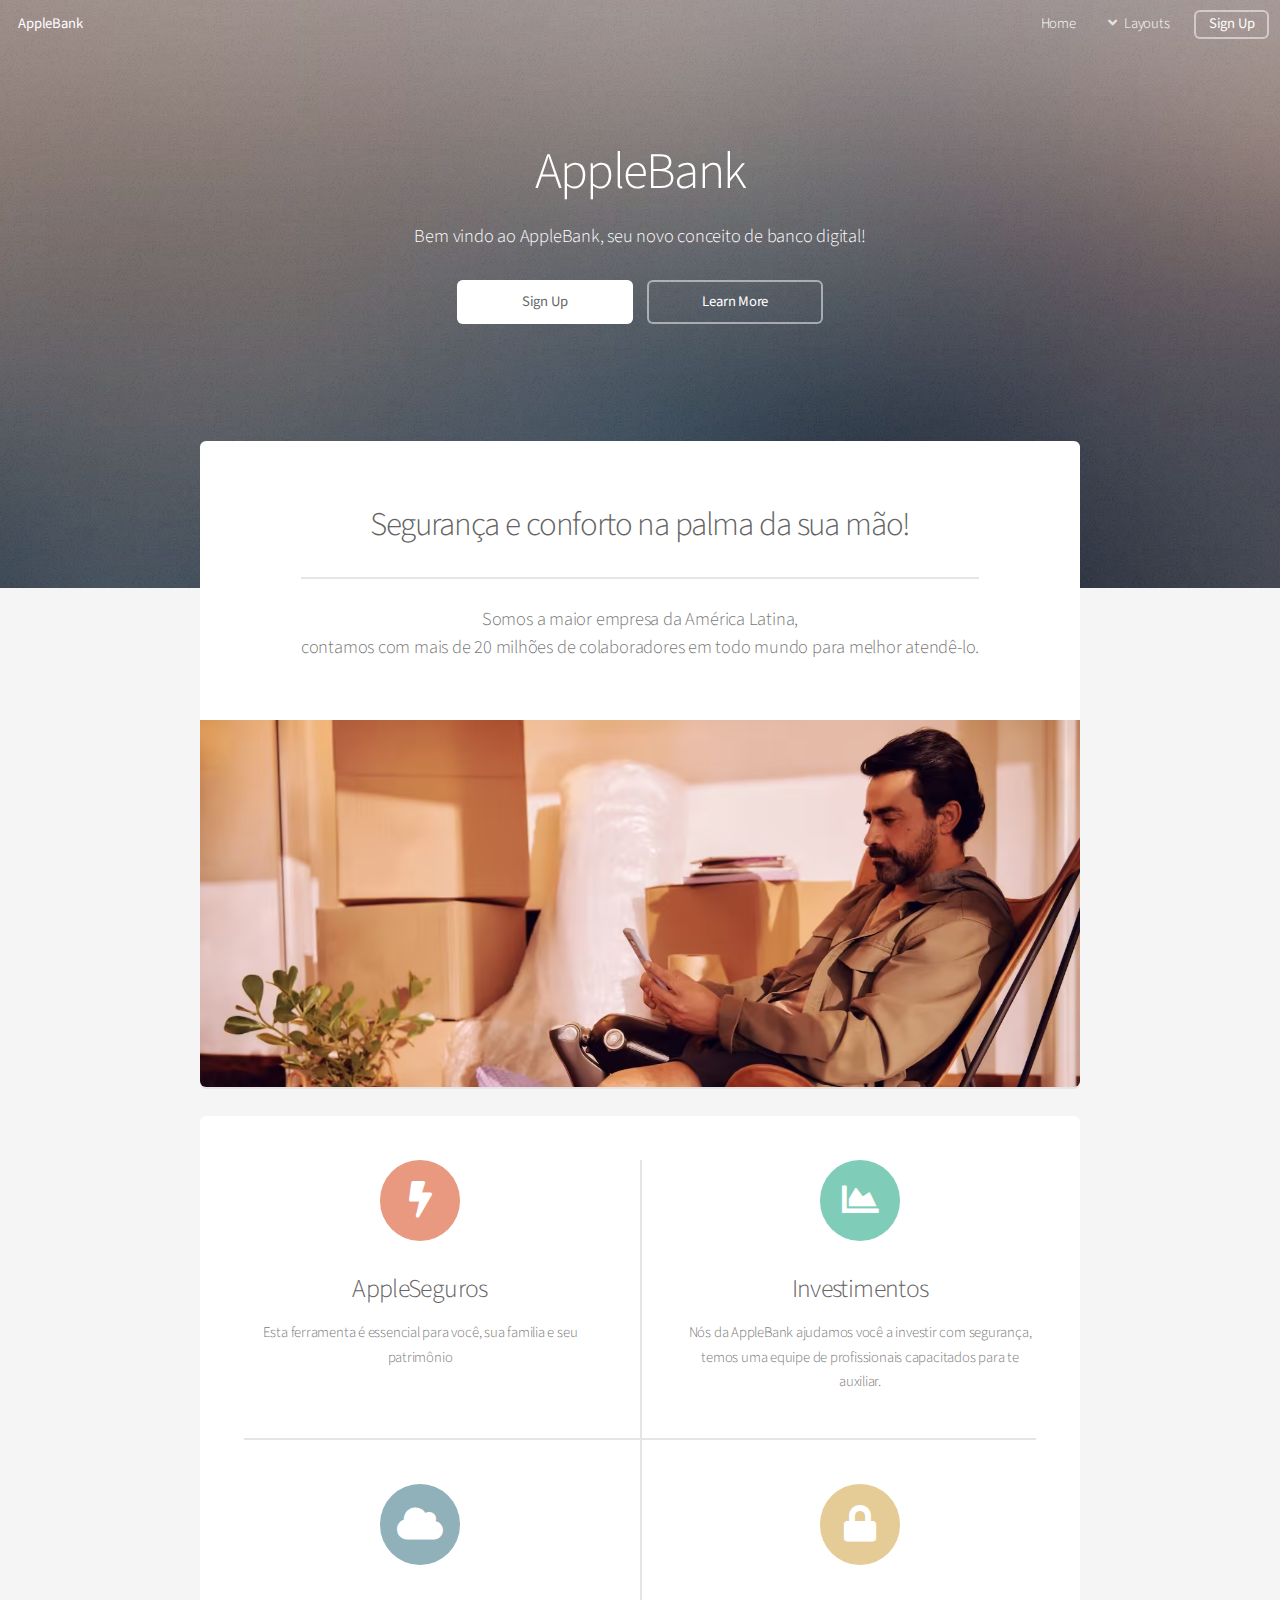
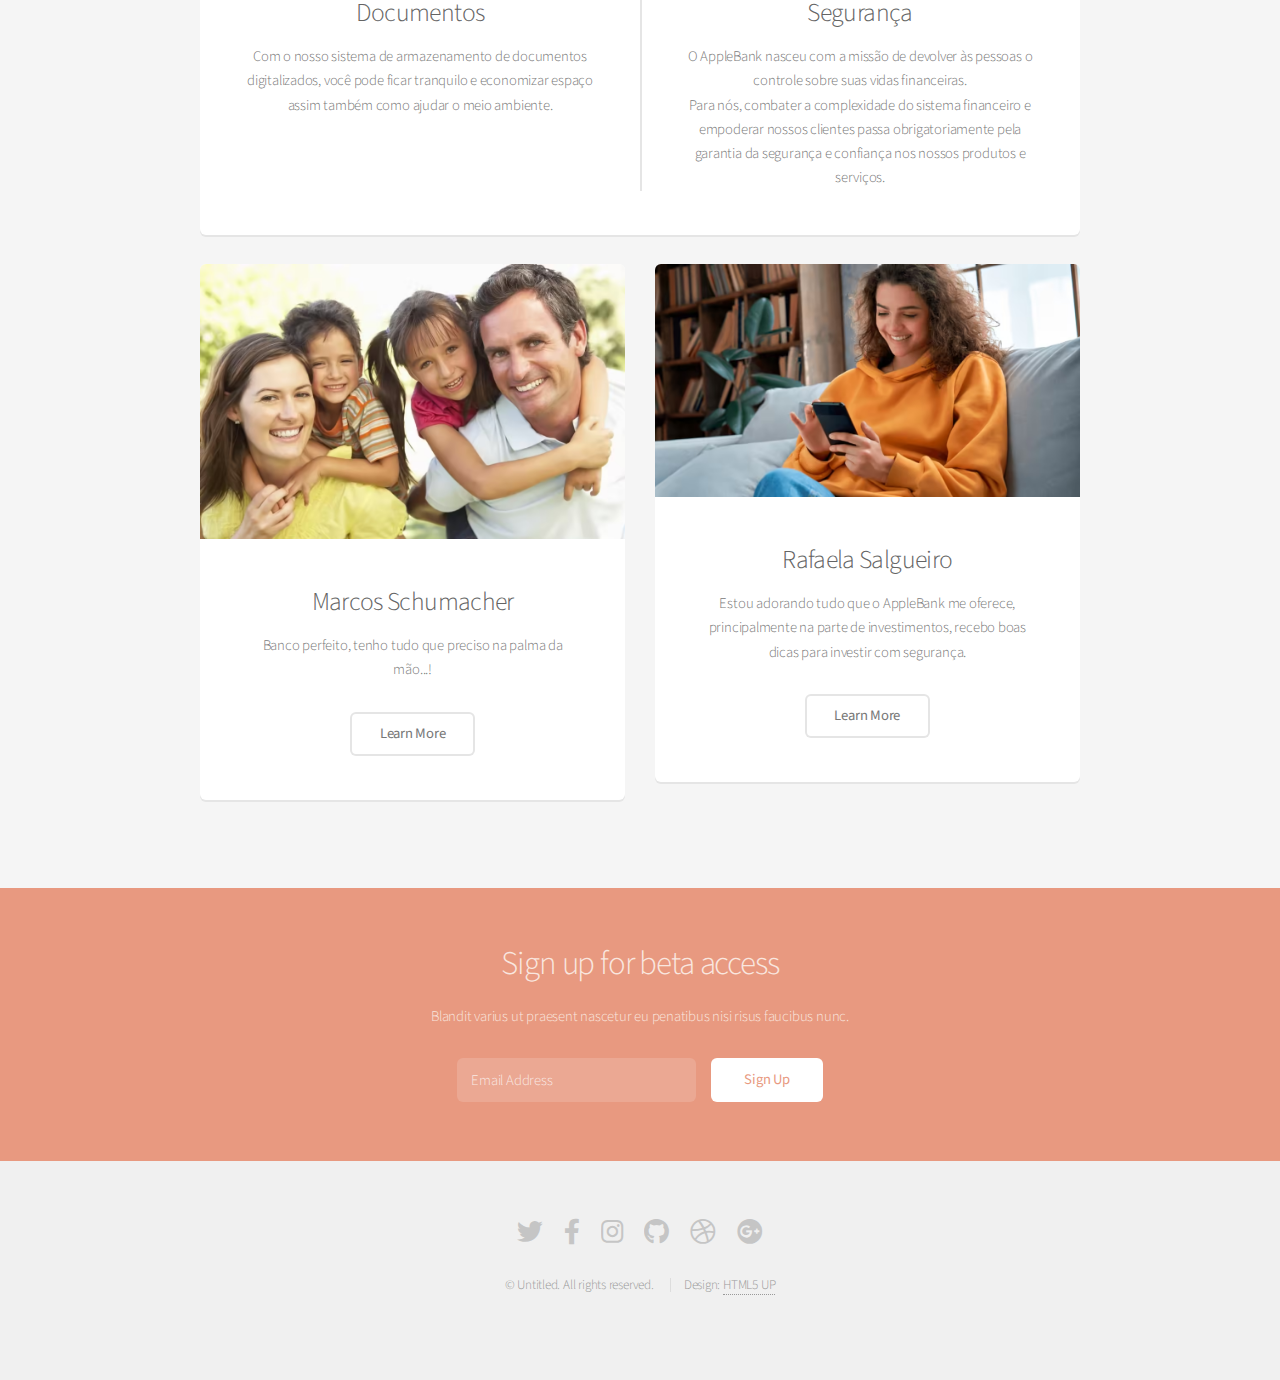
<file: index.html>
<!DOCTYPE HTML>
<!--
	Alpha by HTML5 UP
	html5up.net | @ajlkn
	Free for personal and commercial use under the CCA 3.0 license (html5up.net/license)
-->
<html lang="pt-br">

<head>
	<title>AppleBank</title>
	<meta name="mobile-web-app-capable" content="yes">
	<meta name="msapplication-TileImage" content="assets/img/favicon1.png">
	<meta name="msapplication-TileColor" content="#31506F">
	<meta name="theme-color" content="#4D5360" />
	<link rel="shortcut icon" sizes="192x192" href="assets/img/favicon1.png">
	<link rel="shortcut icon" sizes="128x128" href="assets/img/favicon1.png">

	<meta name="apple-mobile-web-app-capable" content="yes">
	<meta name="apple-mobile-web-app-status-bar-style" content="black">
	<meta name="apple-mobile-web-app-title" content="PWA Teste">
	<link rel="apple-touch-icon" href="assets/img/favicon1.png">
	<link rel="apple-touch-icon" href="touch-icon-iphone.png">
	<link rel="apple-touch-icon" sizes="152x152" href="assets/img/favicon1.png">
	<link rel="apple-touch-icon" sizes="180x180" href="assets/img/favicon1.png">
	<link rel="apple-touch-icon" sizes="167x167" href="assets/img/favicon1.png">
	<meta name="apple-mobile-web-app-capable" content="yes" />
	<meta name="msapplication-starturl" content="/index.html">
	<meta charset="utf-8" />
	<meta name="viewport" content="width=device-width, maximum-scale=2" />
	<link rel="stylesheet" href="assets/css/main.css" />
	<link rel="icon" href="images/maskable_icon.png">
	<link rel="apple-touch-icon" href="/images/ios/192.png">
	<link rel="manifest" href="manifest.json">
	<link rel="preconect" href="https://applebank.netlify.app/">
</head>

<body class="landing is-preload">
	<div id="page-wrapper">

		<!-- Header -->
		<header id="header" class="alt">
			<h1><a href="index.html">AppleBank</a></h1>
			<nav id="nav">
				<ul>
					<li><a href="index.html">Home</a></li>
					<li>
						<a href="#" class="icon solid fa-angle-down">Layouts</a>
						<ul>
							<li><a href="generic.html">Generic</a></li>
							<li><a href="contact.html">Contact</a></li>
							<li><a href="elements.html">Elements</a></li>
							<li>
								<a href="#">Submenu</a>
								<ul>
									<li><a href="#">Option One</a></li>
									<li><a href="#">Option Two</a></li>
									<li><a href="#">Option Three</a></li>
									<li><a href="#">Option Four</a></li>
								</ul>
							</li>
						</ul>
					</li>
					<li><a href="#" class="button">Sign Up</a></li>
				</ul>
			</nav>
		</header>

		<!-- Banner -->
		<section id="banner">
			<h2>AppleBank</h2>
			<p>Bem vindo ao AppleBank, seu novo conceito de banco digital!</p>
			<ul class="actions special">
				<li><a href="#" class="button primary">Sign Up</a></li>
				<li><a href="#" class="button">Learn More</a></li>
			</ul>
		</section>

		<!-- Main -->
		<section id="main" class="container">

			<section class="box special">
				<header class="major">
					<h2>Segurança e conforto na palma da sua mão!
						<br />
					</h2>
					<p>Somos a maior empresa da América Latina,<br />
						contamos com mais de 20 milhões de colaboradores em todo mundo para melhor atendê-lo.</p>
				</header>
				<span class="image featured"><img src="images/segurança-header.avif" alt="" /></span>
			</section>

			<section class="box special features">
				<div class="features-row">
					<section>
						<span class="icon solid major fa-bolt accent2"></span>
						<h3>AppleSeguros</h3>
						<p>Esta ferramenta é essencial para você, sua familia e seu patrimônio</p>
					</section>
					<section>
						<span class="icon solid major fa-chart-area accent3"></span>
						<h3>Investimentos</h3>
						<p>Nós da AppleBank ajudamos você a investir com segurança, temos uma equipe de profissionais
							capacitados para te auxiliar.</p>
					</section>
				</div>
				<div class="features-row">
					<section>
						<span class="icon solid major fa-cloud accent4"></span>
						<h3>Documentos</h3>
						<p>Com o nosso sistema de armazenamento de documentos digitalizados, você pode ficar tranquilo e
							economizar espaço assim também como ajudar o meio ambiente.</p>
					</section>
					<section>
						<span class="icon solid major fa-lock accent5"></span>
						<h3>Segurança</h3>
						<p>O AppleBank nasceu com a missão de devolver às pessoas o controle sobre suas vidas
							financeiras.
							<br>Para nós, combater a complexidade do sistema financeiro e empoderar nossos clientes
							passa obrigatoriamente pela garantia da segurança e confiança nos nossos produtos e
							serviços.
						</p>
					</section>
				</div>
			</section>

			<div class="row">
				<div class="col-6 col-12-narrower">

					<section class="box special">
						<span class="image featured"><img src="images/familia-feliz-40589-1.avif" alt="" /></span>
						<h3>Marcos Schumacher</h3>
						<p>Banco perfeito, tenho tudo que preciso na palma da mão...!</p>
						<ul class="actions special">
							<li><a href="#" class="button alt">Learn More</a></li>
						</ul>
					</section>

				</div>
				<div class="col-6 col-12-narrower">

					<section class="box special">
						<span class="image featured"><img
								src="images/mulher-segurando-celular-na-mao-sentada-no-sofa-da-sala-1024x561.avif"
								alt="" /></span>
						<h3>Rafaela Salgueiro</h3>
						<p>Estou adorando tudo que o AppleBank me oferece, principalmente na parte de investimentos,
							recebo boas dicas para investir com segurança.</p>
						<ul class="actions special">
							<li><a href="#" class="button alt">Learn More</a></li>
						</ul>
					</section>

				</div>
			</div>

		</section>

		<!-- CTA -->
		<section id="cta">

			<h2>Sign up for beta access</h2>
			<p>Blandit varius ut praesent nascetur eu penatibus nisi risus faucibus nunc.</p>

			<form>
				<div class="row gtr-50 gtr-uniform">
					<div class="col-8 col-12-mobilep">
						<input type="email" name="email" id="email" placeholder="Email Address" />
					</div>
					<div class="col-4 col-12-mobilep">
						<input type="submit" value="Sign Up" class="fit" />
					</div>
				</div>
			</form>

		</section>

		<!-- Footer -->
		<footer id="footer">
			<ul class="icons">
				<li><a href="#" class="icon brands fa-twitter"><span class="label">Twitter</span></a></li>
				<li><a href="#" class="icon brands fa-facebook-f"><span class="label">Facebook</span></a></li>
				<li><a href="#" class="icon brands fa-instagram"><span class="label">Instagram</span></a></li>
				<li><a href="#" class="icon brands fa-github"><span class="label">Github</span></a></li>
				<li><a href="#" class="icon brands fa-dribbble"><span class="label">Dribbble</span></a></li>
				<li><a href="#" class="icon brands fa-google-plus"><span class="label">Google+</span></a></li>
			</ul>
			<ul class="copyright">
				<li>&copy; Untitled. All rights reserved.</li>
				<li>Design: <a href="http://html5up.net">HTML5 UP</a></li>
			</ul>
		</footer>

	</div>

	<!-- Scripts -->
	<script src="assets/js/jquery.min.js"></script>
	<script src="assets/js/jquery.dropotron.min.js"></script>
	<script src="assets/js/jquery.scrollex.min.js"></script>
	<script src="assets/js/browser.min.js"></script>
	<script src="assets/js/breakpoints.min.js"></script>
	<script src="assets/js/util.js"></script>
	<script src="assets/js/main.js"></script>


	<script>
		if ('serviceWorker' in navigator) {
      window.addEventListener('load', function() {
        navigator.serviceWorker.register('/pwabuilder-sw.js').then(function(registration) {
          console.log('ServiceWorker registration successful with scope: ', registration.scope);
        }, function(err) {
          console.log('ServiceWorker registration failed: ', err);
        });
      });
    }
	</script>





</body>

</html>
</file>
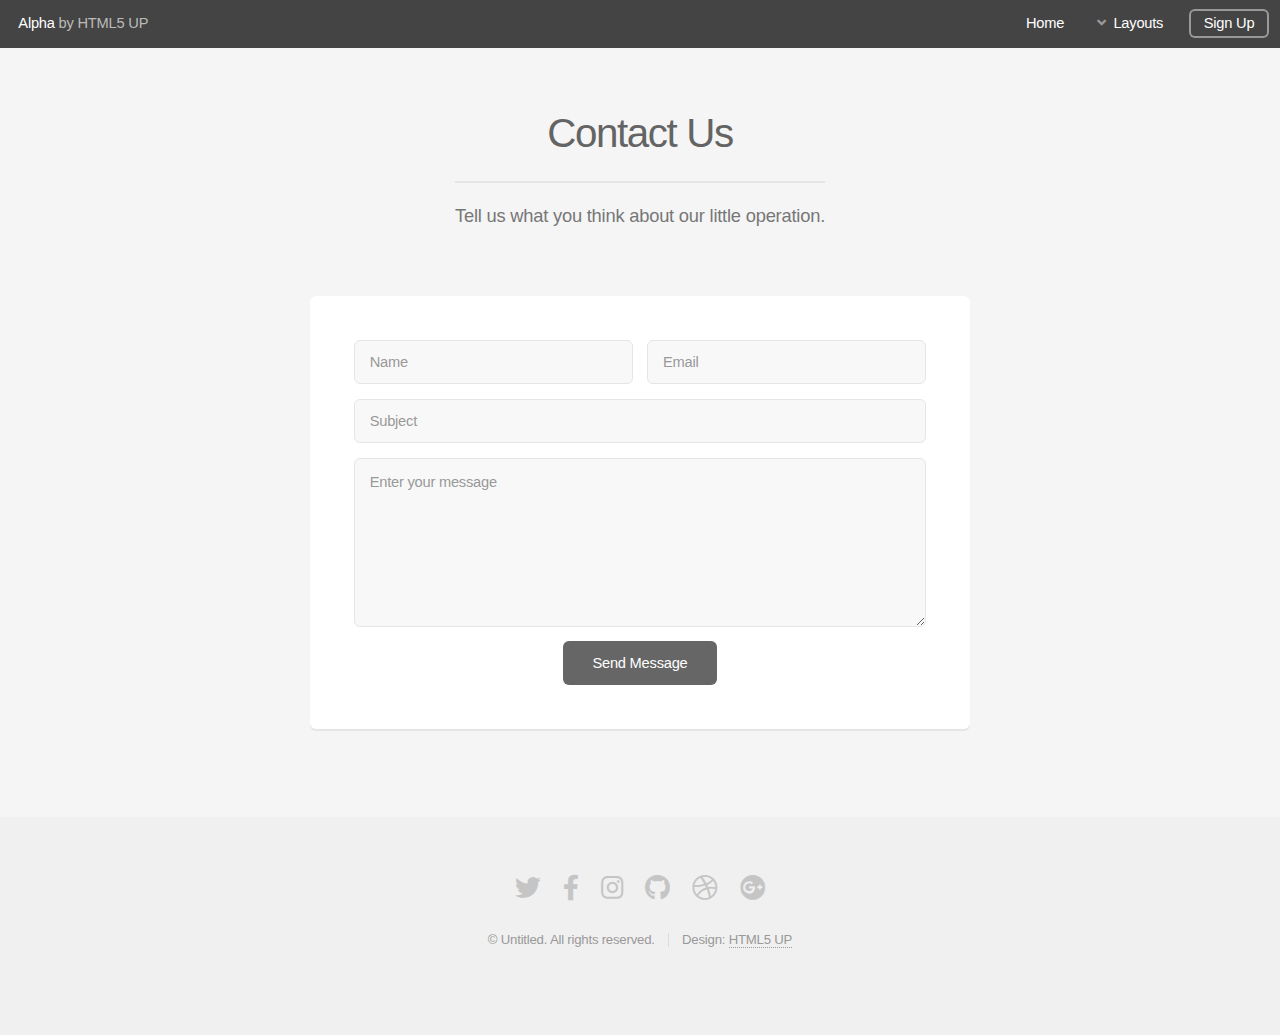
<file: contact.html>
<!DOCTYPE HTML>
<!--
	Alpha by HTML5 UP
	html5up.net | @ajlkn
	Free for personal and commercial use under the CCA 3.0 license (html5up.net/license)
-->
<html lang="pt-br">
	<head>
		<title>Contact - Alpha by HTML5 UP</title>
		<meta charset="utf-8" />
		<meta name="viewport" content="width=device-width, maximum-scale=2" />
		<link rel="stylesheet" href="assets/css/main.css" />
	</head>
	<body class="is-preload">
		<div id="page-wrapper">

			<!-- Header -->
				<header id="header">
					<h1><a href="index.html">Alpha</a> by HTML5 UP</h1>
					<nav id="nav">
						<ul>
							<li><a href="index.html">Home</a></li>
							<li>
								<a href="#" class="icon solid fa-angle-down">Layouts</a>
								<ul>
									<li><a href="generic.html">Generic</a></li>
									<li><a href="contact.html">Contact</a></li>
									<li><a href="elements.html">Elements</a></li>
									<li>
										<a href="#">Submenu</a>
										<ul>
											<li><a href="#">Option One</a></li>
											<li><a href="#">Option Two</a></li>
											<li><a href="#">Option Three</a></li>
											<li><a href="#">Option Four</a></li>
										</ul>
									</li>
								</ul>
							</li>
							<li><a href="#" class="button">Sign Up</a></li>
						</ul>
					</nav>
				</header>

			<!-- Main -->
				<section id="main" class="container medium">
					<header>
						<h2>Contact Us</h2>
						<p>Tell us what you think about our little operation.</p>
					</header>
					<div class="box">
						<form method="post" action="#">
							<div class="row gtr-50 gtr-uniform">
								<div class="col-6 col-12-mobilep">
									<input type="text" name="name" id="name" value="" placeholder="Name" />
								</div>
								<div class="col-6 col-12-mobilep">
									<input type="email" name="email" id="email" value="" placeholder="Email" />
								</div>
								<div class="col-12">
									<input type="text" name="subject" id="subject" value="" placeholder="Subject" />
								</div>
								<div class="col-12">
									<textarea name="message" id="message" placeholder="Enter your message" rows="6"></textarea>
								</div>
								<div class="col-12">
									<ul class="actions special">
										<li><input type="submit" value="Send Message" /></li>
									</ul>
								</div>
							</div>
						</form>
					</div>
				</section>

			<!-- Footer -->
				<footer id="footer">
					<ul class="icons">
						<li><a href="#" class="icon brands fa-twitter"><span class="label">Twitter</span></a></li>
						<li><a href="#" class="icon brands fa-facebook-f"><span class="label">Facebook</span></a></li>
						<li><a href="#" class="icon brands fa-instagram"><span class="label">Instagram</span></a></li>
						<li><a href="#" class="icon brands fa-github"><span class="label">Github</span></a></li>
						<li><a href="#" class="icon brands fa-dribbble"><span class="label">Dribbble</span></a></li>
						<li><a href="#" class="icon brands fa-google-plus"><span class="label">Google+</span></a></li>
					</ul>
					<ul class="copyright">
						<li>&copy; Untitled. All rights reserved.</li><li>Design: <a href="http://html5up.net">HTML5 UP</a></li>
					</ul>
				</footer>

		</div>

		<!-- Scripts -->
			<script src="assets/js/jquery.min.js"></script>
			<script src="assets/js/jquery.dropotron.min.js"></script>
			<script src="assets/js/jquery.scrollex.min.js"></script>
			<script src="assets/js/browser.min.js"></script>
			<script src="assets/js/breakpoints.min.js"></script>
			<script src="assets/js/util.js"></script>
			<script src="assets/js/main.js"></script>

	</body>
</html>
</file>
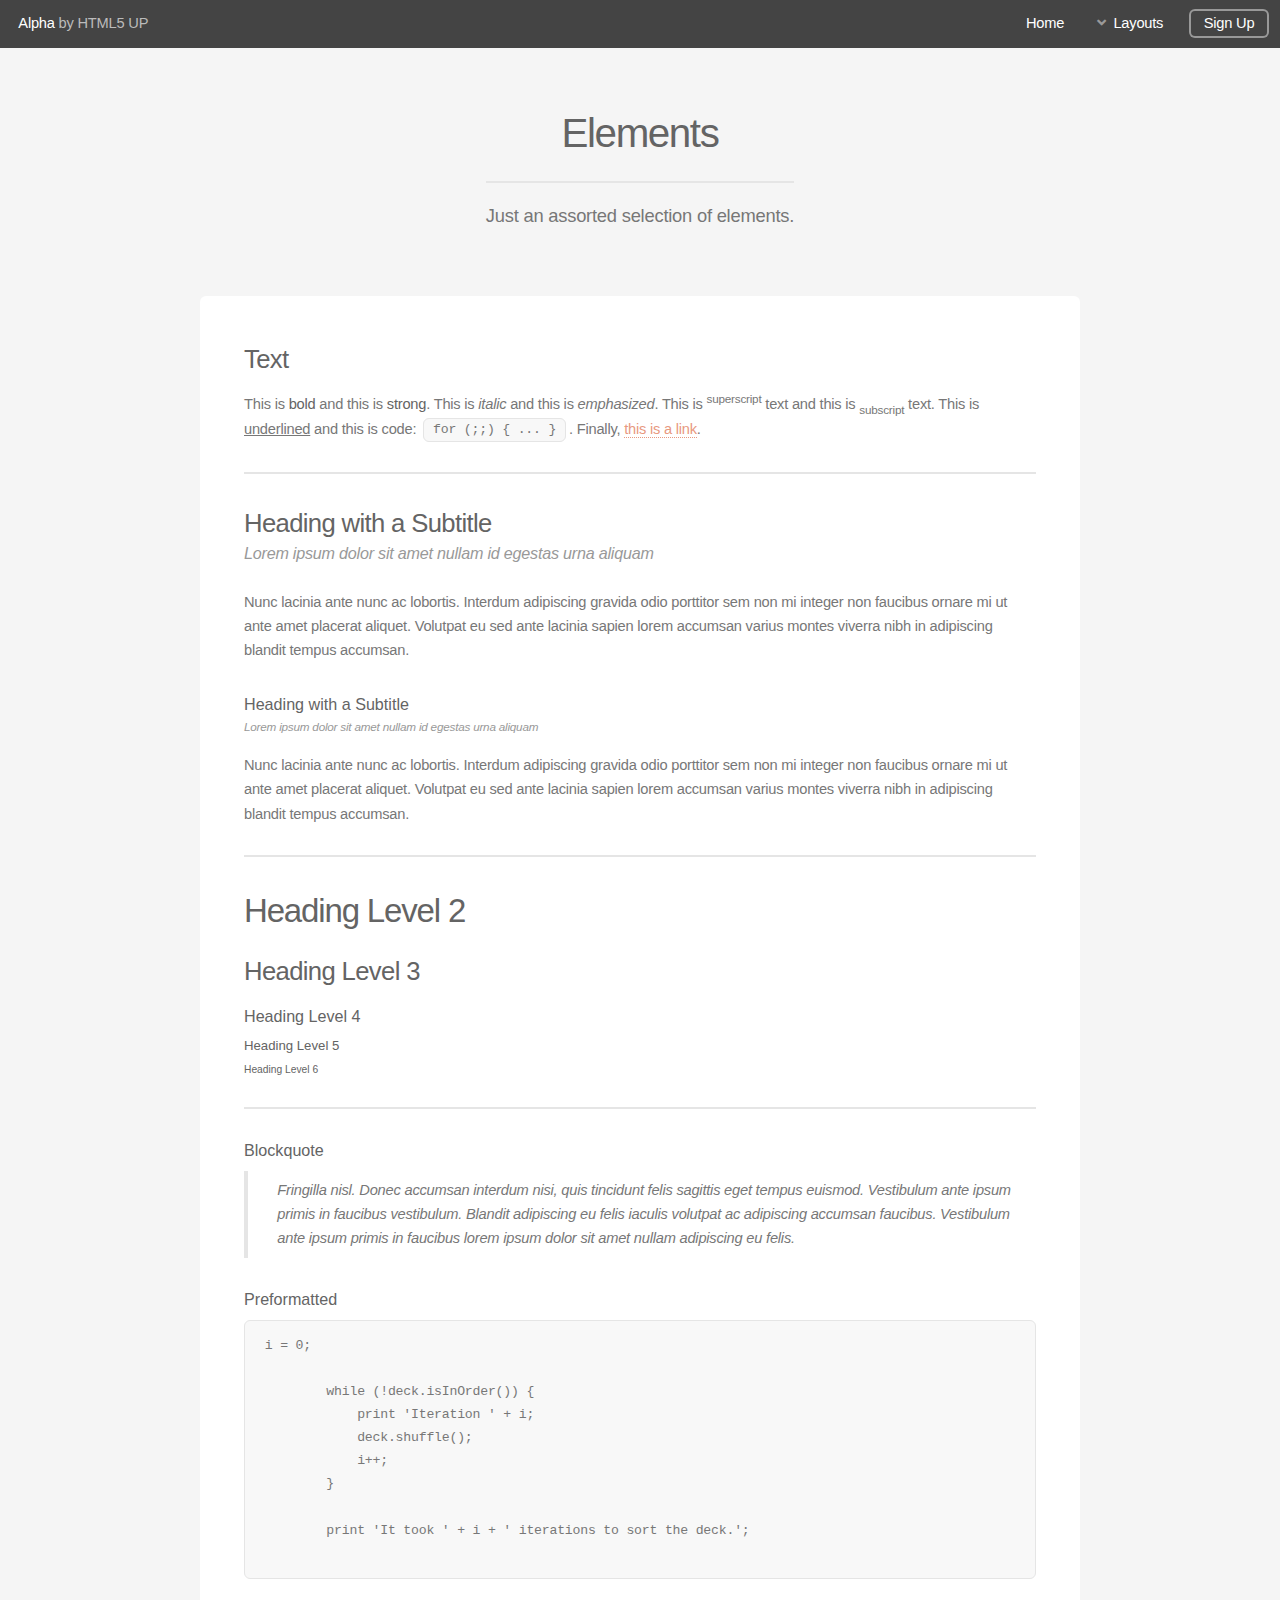
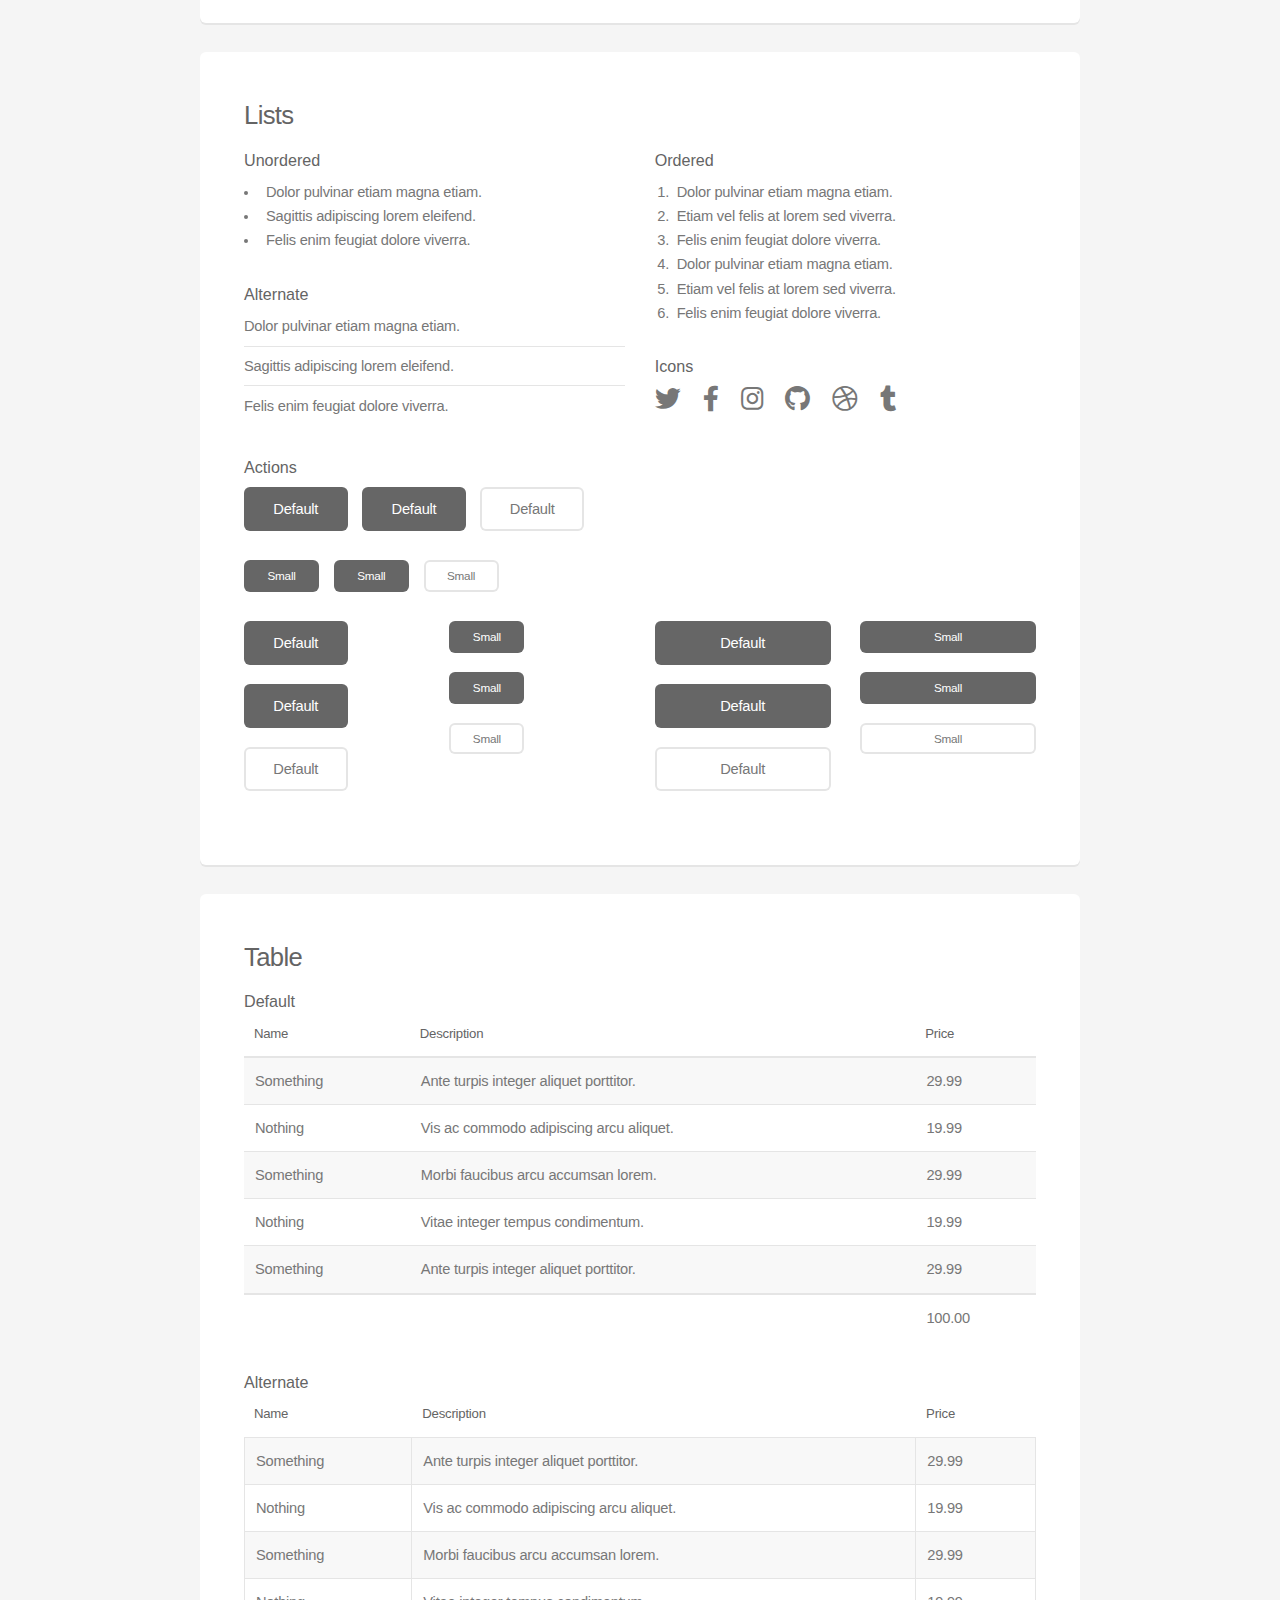
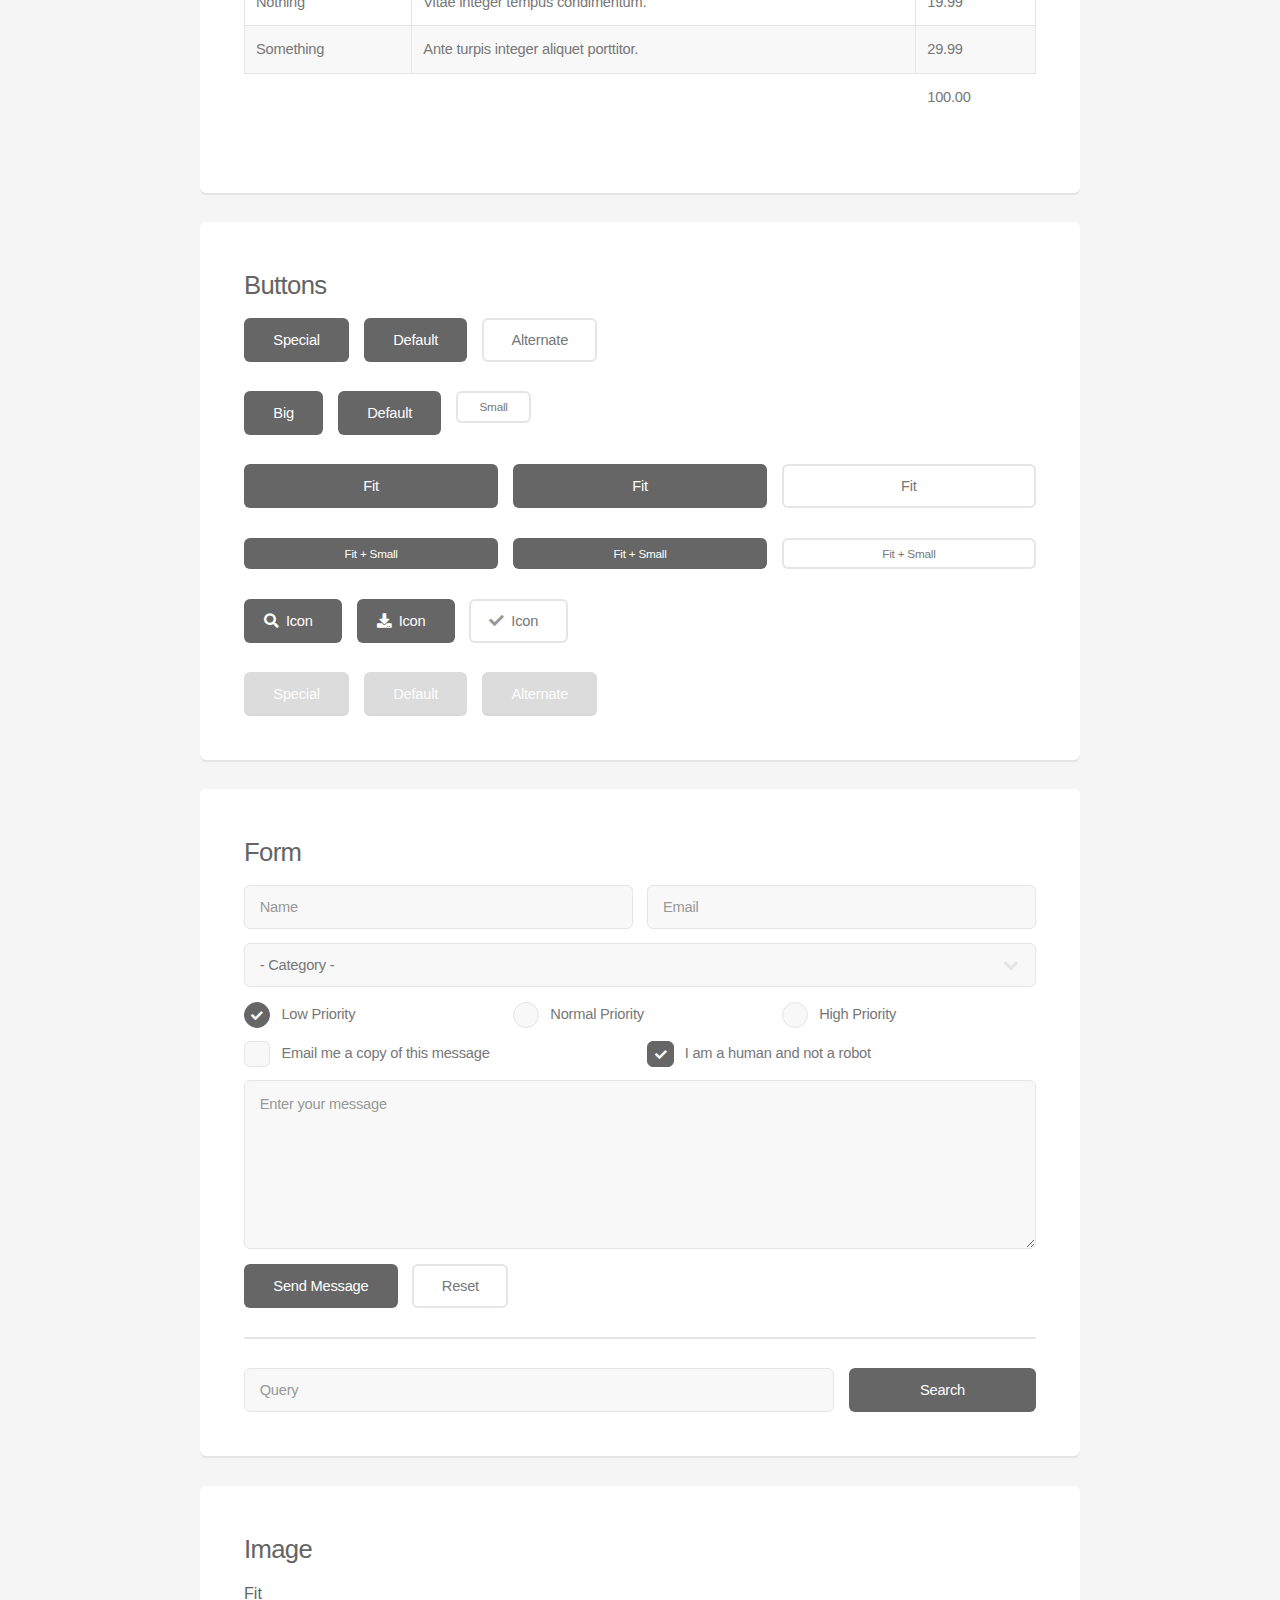
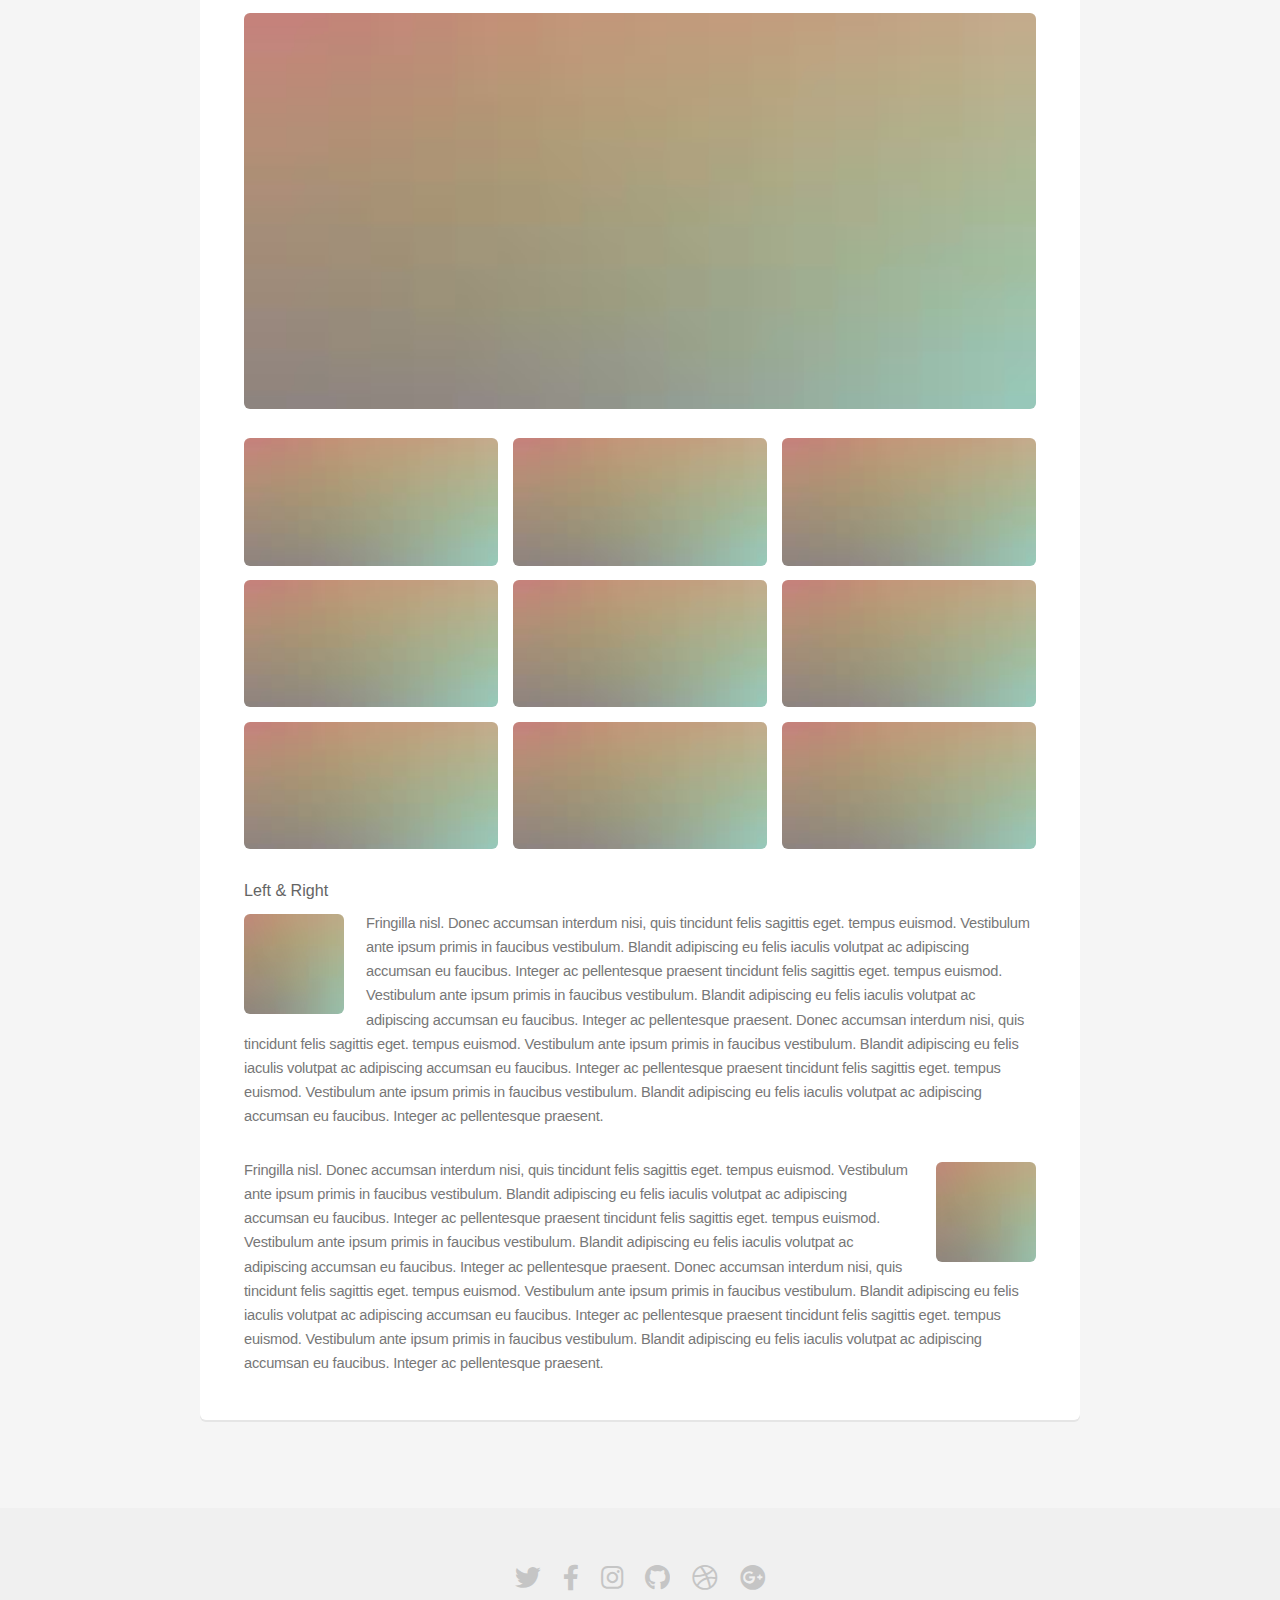
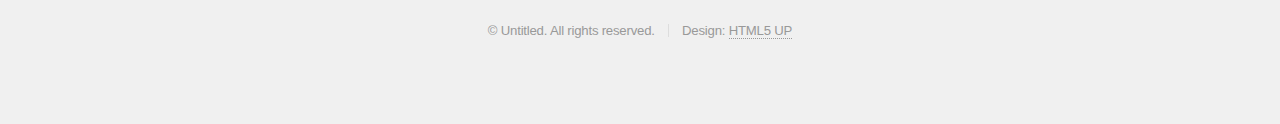
<file: elements.html>
<!DOCTYPE HTML>
<!--
	Alpha by HTML5 UP
	html5up.net | @ajlkn
	Free for personal and commercial use under the CCA 3.0 license (html5up.net/license)
-->
<html lang="pt-br">
	<head>
		<title>Elements - Alpha by HTML5 UP</title>
		<meta charset="utf-8" />
		<meta name="viewport" content="width=device-width, maximum-scale=2" />
		<link rel="stylesheet" href="assets/css/main.css" />
	</head>
	<body class="is-preload">
		<div id="page-wrapper">

			<!-- Header -->
				<header id="header">
					<h1><a href="index.html">Alpha</a> by HTML5 UP</h1>
					<nav id="nav">
						<ul>
							<li><a href="index.html">Home</a></li>
							<li>
								<a href="#" class="icon solid fa-angle-down">Layouts</a>
								<ul>
									<li><a href="generic.html">Generic</a></li>
									<li><a href="contact.html">Contact</a></li>
									<li><a href="elements.html">Elements</a></li>
									<li>
										<a href="#">Submenu</a>
										<ul>
											<li><a href="#">Option One</a></li>
											<li><a href="#">Option Two</a></li>
											<li><a href="#">Option Three</a></li>
											<li><a href="#">Option Four</a></li>
										</ul>
									</li>
								</ul>
							</li>
							<li><a href="#" class="button">Sign Up</a></li>
						</ul>
					</nav>
				</header>

			<!-- Main -->
				<section id="main" class="container">
					<header>
						<h2>Elements</h2>
						<p>Just an assorted selection of elements.</p>
					</header>
					<div class="row">
						<div class="col-12">

							<!-- Text -->
								<section class="box">
									<h3>Text</h3>
									<p>This is <b>bold</b> and this is <strong>strong</strong>. This is <i>italic</i> and this is <em>emphasized</em>.
									This is <sup>superscript</sup> text and this is <sub>subscript</sub> text.
									This is <u>underlined</u> and this is code: <code>for (;;) { ... }</code>. Finally, <a href="#">this is a link</a>.</p>

									<hr />

									<header>
										<h3>Heading with a Subtitle</h3>
										<p>Lorem ipsum dolor sit amet nullam id egestas urna aliquam</p>
									</header>
									<p>Nunc lacinia ante nunc ac lobortis. Interdum adipiscing gravida odio porttitor sem non mi integer non faucibus ornare mi ut ante amet placerat aliquet. Volutpat eu sed ante lacinia sapien lorem accumsan varius montes viverra nibh in adipiscing blandit tempus accumsan.</p>
									<header>
										<h4>Heading with a Subtitle</h4>
										<p>Lorem ipsum dolor sit amet nullam id egestas urna aliquam</p>
									</header>
									<p>Nunc lacinia ante nunc ac lobortis. Interdum adipiscing gravida odio porttitor sem non mi integer non faucibus ornare mi ut ante amet placerat aliquet. Volutpat eu sed ante lacinia sapien lorem accumsan varius montes viverra nibh in adipiscing blandit tempus accumsan.</p>

									<hr />

									<h2>Heading Level 2</h2>
									<h3>Heading Level 3</h3>
									<h4>Heading Level 4</h4>
									<h5>Heading Level 5</h5>
									<h6>Heading Level 6</h6>

									<hr />

									<h4>Blockquote</h4>
									<blockquote>Fringilla nisl. Donec accumsan interdum nisi, quis tincidunt felis sagittis eget tempus euismod. Vestibulum ante ipsum primis in faucibus vestibulum. Blandit adipiscing eu felis iaculis volutpat ac adipiscing accumsan faucibus. Vestibulum ante ipsum primis in faucibus lorem ipsum dolor sit amet nullam adipiscing eu felis.</blockquote>

									<h4>Preformatted</h4>
									<pre>i = 0;

	while (!deck.isInOrder()) {
	    print 'Iteration ' + i;
	    deck.shuffle();
	    i++;
	}

	print 'It took ' + i + ' iterations to sort the deck.';
	</pre>
								</section>

						</div>
					</div>
					<div class="row">
						<div class="col-12">

							<!-- Lists -->
								<section class="box">
									<h3>Lists</h3>
									<div class="row">
										<div class="col-6 col-12-mobilep">

											<h4>Unordered</h4>
											<ul>
												<li>Dolor pulvinar etiam magna etiam.</li>
												<li>Sagittis adipiscing lorem eleifend.</li>
												<li>Felis enim feugiat dolore viverra.</li>
											</ul>

											<h4>Alternate</h4>
											<ul class="alt">
												<li>Dolor pulvinar etiam magna etiam.</li>
												<li>Sagittis adipiscing lorem eleifend.</li>
												<li>Felis enim feugiat dolore viverra.</li>
											</ul>

										</div>
										<div class="col-6 col-12-mobilep">

											<h4>Ordered</h4>
											<ol>
												<li>Dolor pulvinar etiam magna etiam.</li>
												<li>Etiam vel felis at lorem sed viverra.</li>
												<li>Felis enim feugiat dolore viverra.</li>
												<li>Dolor pulvinar etiam magna etiam.</li>
												<li>Etiam vel felis at lorem sed viverra.</li>
												<li>Felis enim feugiat dolore viverra.</li>
											</ol>

											<h4>Icons</h4>
											<ul class="icons">
												<li><a href="#" class="icon brands fa-twitter"><span class="label">Twitter</span></a></li>
												<li><a href="#" class="icon brands fa-facebook-f"><span class="label">Facebook</span></a></li>
												<li><a href="#" class="icon brands fa-instagram"><span class="label">Instagram</span></a></li>
												<li><a href="#" class="icon brands fa-github"><span class="label">Github</span></a></li>
												<li><a href="#" class="icon brands fa-dribbble"><span class="label">Dribbble</span></a></li>
												<li><a href="#" class="icon brands fa-tumblr"><span class="label">Tumblr</span></a></li>
											</ul>

										</div>
									</div>

									<h4>Actions</h4>
									<ul class="actions">
										<li><a href="#" class="button special">Default</a></li>
										<li><a href="#" class="button">Default</a></li>
										<li><a href="#" class="button alt">Default</a></li>
									</ul>
									<ul class="actions small">
										<li><a href="#" class="button special small">Small</a></li>
										<li><a href="#" class="button small">Small</a></li>
										<li><a href="#" class="button alt small">Small</a></li>
									</ul>
									<div class="row">
										<div class="col-3 col-6-narrower col-12-mobilep">
											<ul class="actions stacked">
												<li><a href="#" class="button special">Default</a></li>
												<li><a href="#" class="button">Default</a></li>
												<li><a href="#" class="button alt">Default</a></li>
											</ul>
										</div>
										<div class="col-3 col-6-narrower col-12-mobilep">
											<ul class="actions stacked">
												<li><a href="#" class="button special small">Small</a></li>
												<li><a href="#" class="button small">Small</a></li>
												<li><a href="#" class="button alt small">Small</a></li>
											</ul>
										</div>
										<div class="col-3 col-6-narrower col-12-mobilep">
											<ul class="actions stacked">
												<li><a href="#" class="button special fit">Default</a></li>
												<li><a href="#" class="button fit">Default</a></li>
												<li><a href="#" class="button alt fit">Default</a></li>
											</ul>
										</div>
										<div class="col-3 col-6-narrower col-12-mobilep">
											<ul class="actions stacked">
												<li><a href="#" class="button special small fit">Small</a></li>
												<li><a href="#" class="button small fit">Small</a></li>
												<li><a href="#" class="button alt small fit">Small</a></li>
											</ul>
										</div>
									</div>
								</section>

						</div>
					</div>
					<div class="row">
						<div class="col-12">

							<!-- Table -->
								<section class="box">
									<h3>Table</h3>

									<h4>Default</h4>
									<div class="table-wrapper">
										<table>
											<thead>
												<tr>
													<th>Name</th>
													<th>Description</th>
													<th>Price</th>
												</tr>
											</thead>
											<tbody>
												<tr>
													<td>Something</td>
													<td>Ante turpis integer aliquet porttitor.</td>
													<td>29.99</td>
												</tr>
												<tr>
													<td>Nothing</td>
													<td>Vis ac commodo adipiscing arcu aliquet.</td>
													<td>19.99</td>
												</tr>
												<tr>
													<td>Something</td>
													<td> Morbi faucibus arcu accumsan lorem.</td>
													<td>29.99</td>
												</tr>
												<tr>
													<td>Nothing</td>
													<td>Vitae integer tempus condimentum.</td>
													<td>19.99</td>
												</tr>
												<tr>
													<td>Something</td>
													<td>Ante turpis integer aliquet porttitor.</td>
													<td>29.99</td>
												</tr>
											</tbody>
											<tfoot>
												<tr>
													<td colspan="2"></td>
													<td>100.00</td>
												</tr>
											</tfoot>
										</table>
									</div>

									<h4>Alternate</h4>
									<div class="table-wrapper">
										<table class="alt">
											<thead>
												<tr>
													<th>Name</th>
													<th>Description</th>
													<th>Price</th>
												</tr>
											</thead>
											<tbody>
												<tr>
													<td>Something</td>
													<td>Ante turpis integer aliquet porttitor.</td>
													<td>29.99</td>
												</tr>
												<tr>
													<td>Nothing</td>
													<td>Vis ac commodo adipiscing arcu aliquet.</td>
													<td>19.99</td>
												</tr>
												<tr>
													<td>Something</td>
													<td> Morbi faucibus arcu accumsan lorem.</td>
													<td>29.99</td>
												</tr>
												<tr>
													<td>Nothing</td>
													<td>Vitae integer tempus condimentum.</td>
													<td>19.99</td>
												</tr>
												<tr>
													<td>Something</td>
													<td>Ante turpis integer aliquet porttitor.</td>
													<td>29.99</td>
												</tr>
											</tbody>
											<tfoot>
												<tr>
													<td colspan="2"></td>
													<td>100.00</td>
												</tr>
											</tfoot>
										</table>
									</div>
								</section>

						</div>
					</div>
					<div class="row">
						<div class="col-12">

							<!-- Buttons -->
								<section class="box">
									<h3>Buttons</h3>
									<ul class="actions">
										<li><a href="#" class="button special">Special</a></li>
										<li><a href="#" class="button">Default</a></li>
										<li><a href="#" class="button alt">Alternate</a></li>
									</ul>
									<ul class="actions">
										<li><a href="#" class="button special big">Big</a></li>
										<li><a href="#" class="button">Default</a></li>
										<li><a href="#" class="button alt small">Small</a></li>
									</ul>
									<ul class="actions fit">
										<li><a href="#" class="button special fit">Fit</a></li>
										<li><a href="#" class="button fit">Fit</a></li>
										<li><a href="#" class="button alt fit">Fit</a></li>
									</ul>
									<ul class="actions fit small">
										<li><a href="#" class="button special fit small">Fit + Small</a></li>
										<li><a href="#" class="button fit small">Fit + Small</a></li>
										<li><a href="#" class="button alt fit small">Fit + Small</a></li>
									</ul>
									<ul class="actions">
										<li><a href="#" class="button special icon solid fa-search">Icon</a></li>
										<li><a href="#" class="button icon solid fa-download">Icon</a></li>
										<li><a href="#" class="button alt icon solid fa-check">Icon</a></li>
									</ul>
									<ul class="actions">
										<li><span class="button special disabled">Special</span></li>
										<li><span class="button disabled">Default</span></li>
										<li><span class="button alt disabled">Alternate</span></li>
									</ul>
								</section>

						</div>
					</div>
					<div class="row">
						<div class="col-12">

							<!-- Form -->
								<section class="box">
									<h3>Form</h3>
									<form method="post" action="#">
										<div class="row gtr-uniform gtr-50">
											<div class="col-6 col-12-mobilep">
												<input type="text" name="name" id="name" value="" placeholder="Name" />
											</div>
											<div class="col-6 col-12-mobilep">
												<input type="email" name="email" id="email" value="" placeholder="Email" />
											</div>
											<div class="col-12">
												<select name="category" id="category">
													<option value="">- Category -</option>
													<option value="1">Manufacturing</option>
													<option value="1">Shipping</option>
													<option value="1">Administration</option>
													<option value="1">Human Resources</option>
												</select>
											</div>
											<div class="col-4 col-12-narrower">
												<input type="radio" id="priority-low" name="priority" checked>
												<label for="priority-low">Low Priority</label>
											</div>
											<div class="col-4 col-12-narrower">
												<input type="radio" id="priority-normal" name="priority">
												<label for="priority-normal">Normal Priority</label>
											</div>
											<div class="col-4 col-12-narrower">
												<input type="radio" id="priority-high" name="priority">
												<label for="priority-high">High Priority</label>
											</div>
											<div class="col-6 col-12-narrower">
												<input type="checkbox" id="copy" name="copy">
												<label for="copy">Email me a copy of this message</label>
											</div>
											<div class="col-6 col-12-narrower">
												<input type="checkbox" id="human" name="human" checked>
												<label for="human">I am a human and not a robot</label>
											</div>
											<div class="col-12">
												<textarea name="message" id="message" placeholder="Enter your message" rows="6"></textarea>
											</div>
											<div class="col-12">
												<ul class="actions">
													<li><input type="submit" value="Send Message" /></li>
													<li><input type="reset" value="Reset" class="alt" /></li>
												</ul>
											</div>
										</div>
									</form>

									<hr />

									<form method="post" action="#">
										<div class="row gtr-uniform gtr-50">
											<div class="col-9 col-12-mobilep">
												<input type="text" name="query" id="query" value="" placeholder="Query" />
											</div>
											<div class="col-3 col-12-mobilep">
												<input type="submit" value="Search" class="fit" />
											</div>
										</div>
									</form>
								</section>

						</div>
					</div>
					<div class="row">
						<div class="col-12">

							<!-- Image -->
								<section class="box">
									<h3>Image</h3>
									<h4>Fit</h4>
									<span class="image fit"><img src="images/pic04.avif" alt="" /></span>
									<div class="box alt">
										<div class="row gtr-50 gtr-uniform">
											<div class="col-4"><span class="image fit"><img src="images/pic04.avif" alt="" /></span></div>
											<div class="col-4"><span class="image fit"><img src="images/pic04.avif" alt="" /></span></div>
											<div class="col-4"><span class="image fit"><img src="images/pic04.avif" alt="" /></span></div>
											<div class="col-4"><span class="image fit"><img src="images/pic04.avif" alt="" /></span></div>
											<div class="col-4"><span class="image fit"><img src="images/pic04.avif" alt="" /></span></div>
											<div class="col-4"><span class="image fit"><img src="images/pic04.avif" alt="" /></span></div>
											<div class="col-4"><span class="image fit"><img src="images/pic04.avif" alt="" /></span></div>
											<div class="col-4"><span class="image fit"><img src="images/pic04.avif" alt="" /></span></div>
											<div class="col-4"><span class="image fit"><img src="images/pic04.avif" alt="" /></span></div>
										</div>
									</div>

									<h4>Left &amp; Right</h4>
									<p><span class="image left"><img src="images/pic05.avif" alt="" /></span>Fringilla nisl. Donec accumsan interdum nisi, quis tincidunt felis sagittis eget. tempus euismod. Vestibulum ante ipsum primis in faucibus vestibulum. Blandit adipiscing eu felis iaculis volutpat ac adipiscing accumsan eu faucibus. Integer ac pellentesque praesent tincidunt felis sagittis eget. tempus euismod. Vestibulum ante ipsum primis in faucibus vestibulum. Blandit adipiscing eu felis iaculis volutpat ac adipiscing accumsan eu faucibus. Integer ac pellentesque praesent. Donec accumsan interdum nisi, quis tincidunt felis sagittis eget. tempus euismod. Vestibulum ante ipsum primis in faucibus vestibulum. Blandit adipiscing eu felis iaculis volutpat ac adipiscing accumsan eu faucibus. Integer ac pellentesque praesent tincidunt felis sagittis eget. tempus euismod. Vestibulum ante ipsum primis in faucibus vestibulum. Blandit adipiscing eu felis iaculis volutpat ac adipiscing accumsan eu faucibus. Integer ac pellentesque praesent.</p>
									<p><span class="image right"><img src="images/pic05.avif" alt="" /></span>Fringilla nisl. Donec accumsan interdum nisi, quis tincidunt felis sagittis eget. tempus euismod. Vestibulum ante ipsum primis in faucibus vestibulum. Blandit adipiscing eu felis iaculis volutpat ac adipiscing accumsan eu faucibus. Integer ac pellentesque praesent tincidunt felis sagittis eget. tempus euismod. Vestibulum ante ipsum primis in faucibus vestibulum. Blandit adipiscing eu felis iaculis volutpat ac adipiscing accumsan eu faucibus. Integer ac pellentesque praesent. Donec accumsan interdum nisi, quis tincidunt felis sagittis eget. tempus euismod. Vestibulum ante ipsum primis in faucibus vestibulum. Blandit adipiscing eu felis iaculis volutpat ac adipiscing accumsan eu faucibus. Integer ac pellentesque praesent tincidunt felis sagittis eget. tempus euismod. Vestibulum ante ipsum primis in faucibus vestibulum. Blandit adipiscing eu felis iaculis volutpat ac adipiscing accumsan eu faucibus. Integer ac pellentesque praesent.</p>
								</section>

						</div>
					</div>
				</section>

			<!-- Footer -->
				<footer id="footer">
					<ul class="icons">
						<li><a href="#" class="icon brands fa-twitter"><span class="label">Twitter</span></a></li>
						<li><a href="#" class="icon brands fa-facebook-f"><span class="label">Facebook</span></a></li>
						<li><a href="#" class="icon brands fa-instagram"><span class="label">Instagram</span></a></li>
						<li><a href="#" class="icon brands fa-github"><span class="label">Github</span></a></li>
						<li><a href="#" class="icon brands fa-dribbble"><span class="label">Dribbble</span></a></li>
						<li><a href="#" class="icon brands fa-google-plus"><span class="label">Google+</span></a></li>
					</ul>
					<ul class="copyright">
						<li>&copy; Untitled. All rights reserved.</li><li>Design: <a href="http://html5up.net">HTML5 UP</a></li>
					</ul>
				</footer>

		</div>

		<!-- Scripts -->
			<script src="assets/js/jquery.min.js"></script>
			<script src="assets/js/jquery.dropotron.min.js"></script>
			<script src="assets/js/jquery.scrollex.min.js"></script>
			<script src="assets/js/browser.min.js"></script>
			<script src="assets/js/breakpoints.min.js"></script>
			<script src="assets/js/util.js"></script>
			<script src="assets/js/main.js"></script>

	</body>
</html>
</file>
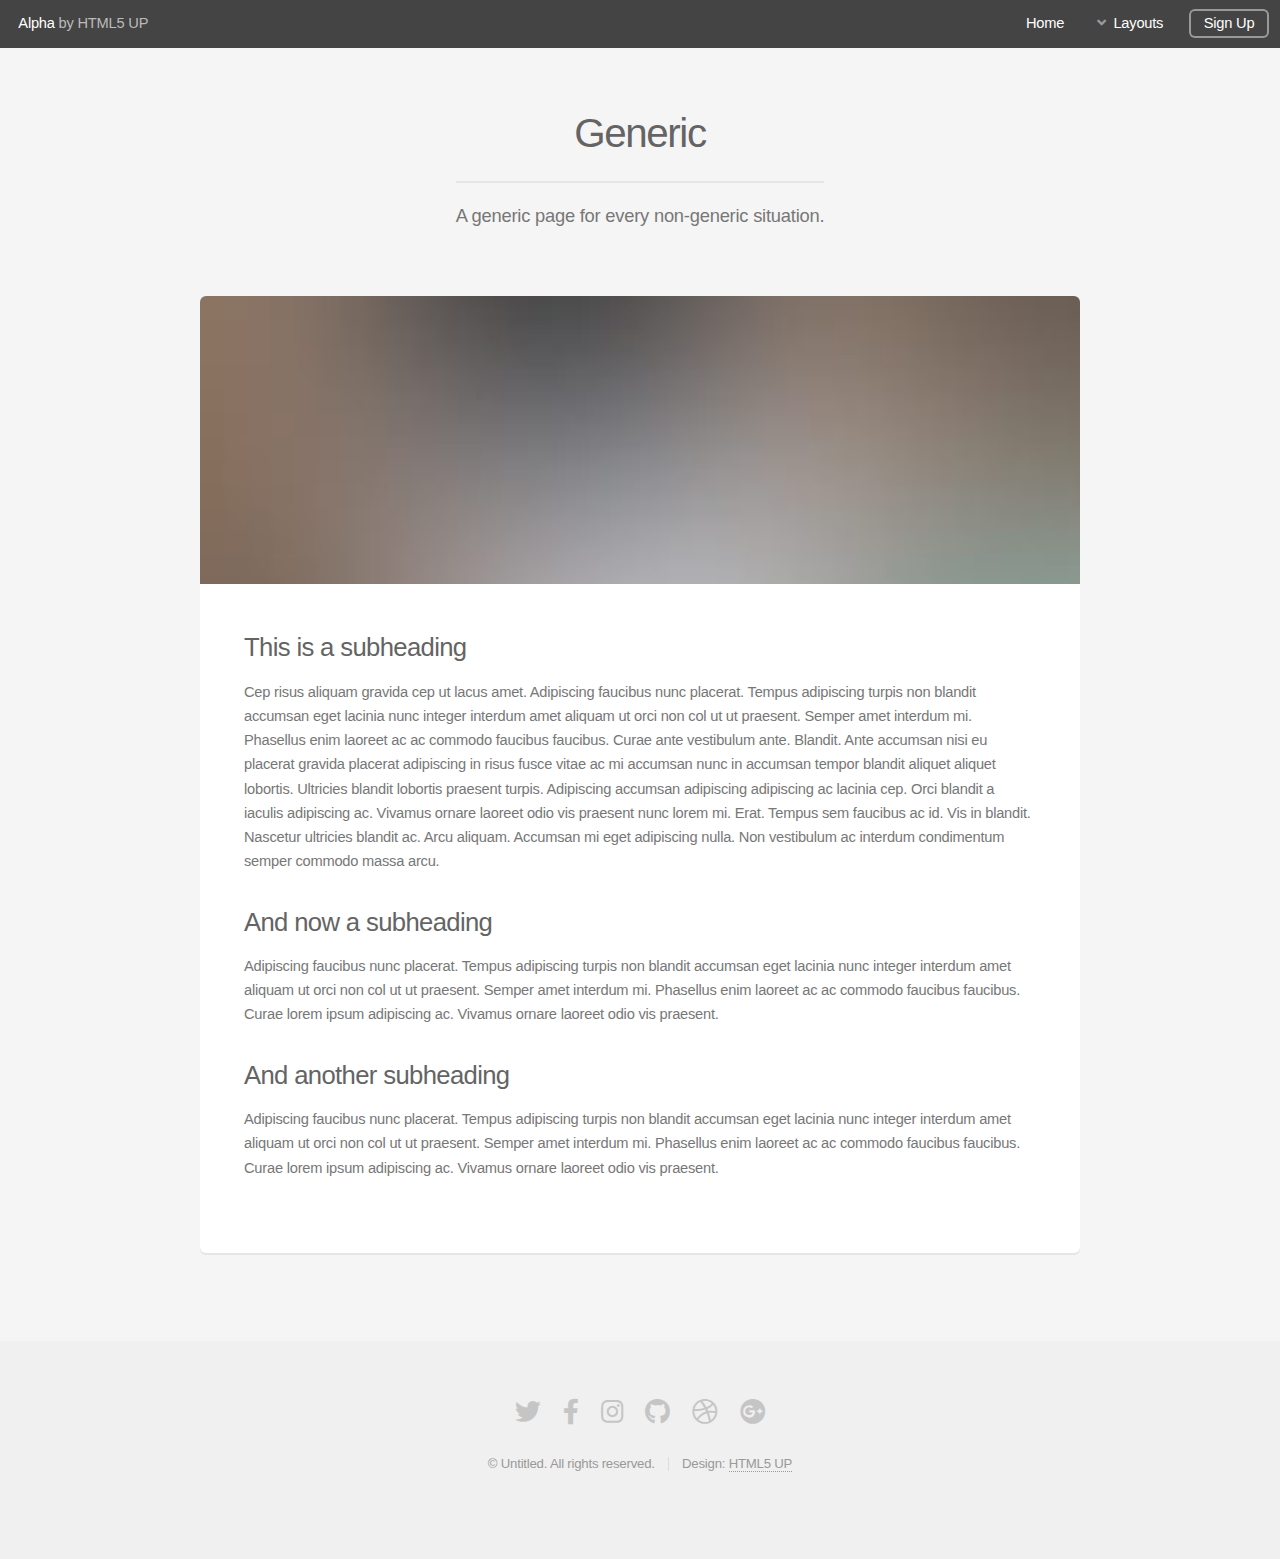
<file: generic.html>
<!DOCTYPE HTML>
<!--
	Alpha by HTML5 UP
	html5up.net | @ajlkn
	Free for personal and commercial use under the CCA 3.0 license (html5up.net/license)
-->
<html lang="pt-br">
	<head>
		<title>Generic - Alpha by HTML5 UP</title>
		<meta charset="utf-8" />
		<meta name="viewport" content="width=device-width, maximum-scale=2" />
		<link rel="stylesheet" href="assets/css/main.css" />
	</head>
	<body class="is-preload">
		<div id="page-wrapper">

			<!-- Header -->
				<header id="header">
					<h1><a href="index.html">Alpha</a> by HTML5 UP</h1>
					<nav id="nav">
						<ul>
							<li><a href="index.html">Home</a></li>
							<li>
								<a href="#" class="icon solid fa-angle-down">Layouts</a>
								<ul>
									<li><a href="generic.html">Generic</a></li>
									<li><a href="contact.html">Contact</a></li>
									<li><a href="elements.html">Elements</a></li>
									<li>
										<a href="#">Submenu</a>
										<ul>
											<li><a href="#">Option One</a></li>
											<li><a href="#">Option Two</a></li>
											<li><a href="#">Option Three</a></li>
											<li><a href="#">Option Four</a></li>
										</ul>
									</li>
								</ul>
							</li>
							<li><a href="#" class="button">Sign Up</a></li>
						</ul>
					</nav>
				</header>

			<!-- Main -->
				<section id="main" class="container">
					<header>
						<h2>Generic</h2>
						<p>A generic page for every non-generic situation.</p>
					</header>
					<div class="box">
						<span class="image featured"><img src="images/pic01.avif" alt="" /></span>
						<h3>This is a subheading</h3>
						<p>Cep risus aliquam gravida cep ut lacus amet. Adipiscing faucibus nunc placerat. Tempus adipiscing turpis non blandit accumsan eget lacinia nunc integer interdum amet aliquam ut orci non col ut ut praesent. Semper amet interdum mi. Phasellus enim laoreet ac ac commodo faucibus faucibus. Curae ante vestibulum ante. Blandit. Ante accumsan nisi eu placerat gravida placerat adipiscing in risus fusce vitae ac mi accumsan nunc in accumsan tempor blandit aliquet aliquet lobortis. Ultricies blandit lobortis praesent turpis. Adipiscing accumsan adipiscing adipiscing ac lacinia cep. Orci blandit a iaculis adipiscing ac. Vivamus ornare laoreet odio vis praesent nunc lorem mi. Erat. Tempus sem faucibus ac id. Vis in blandit. Nascetur ultricies blandit ac. Arcu aliquam. Accumsan mi eget adipiscing nulla. Non vestibulum ac interdum condimentum semper commodo massa arcu.</p>
						<div class="row">
							<div class="row-6 row-12-mobilep">
								<h3>And now a subheading</h3>
								<p>Adipiscing faucibus nunc placerat. Tempus adipiscing turpis non blandit accumsan eget lacinia nunc integer interdum amet aliquam ut orci non col ut ut praesent. Semper amet interdum mi. Phasellus enim laoreet ac ac commodo faucibus faucibus. Curae lorem ipsum adipiscing ac. Vivamus ornare laoreet odio vis praesent.</p>
							</div>
							<div class="row-6 row-12-mobilep">
								<h3>And another subheading</h3>
								<p>Adipiscing faucibus nunc placerat. Tempus adipiscing turpis non blandit accumsan eget lacinia nunc integer interdum amet aliquam ut orci non col ut ut praesent. Semper amet interdum mi. Phasellus enim laoreet ac ac commodo faucibus faucibus. Curae lorem ipsum adipiscing ac. Vivamus ornare laoreet odio vis praesent.</p>
							</div>
						</div>
					</div>
				</section>

			<!-- Footer -->
				<footer id="footer">
					<ul class="icons">
						<li><a href="#" class="icon brands fa-twitter"><span class="label">Twitter</span></a></li>
						<li><a href="#" class="icon brands fa-facebook-f"><span class="label">Facebook</span></a></li>
						<li><a href="#" class="icon brands fa-instagram"><span class="label">Instagram</span></a></li>
						<li><a href="#" class="icon brands fa-github"><span class="label">Github</span></a></li>
						<li><a href="#" class="icon brands fa-dribbble"><span class="label">Dribbble</span></a></li>
						<li><a href="#" class="icon brands fa-google-plus"><span class="label">Google+</span></a></li>
					</ul>
					<ul class="copyright">
						<li>&copy; Untitled. All rights reserved.</li><li>Design: <a href="http://html5up.net">HTML5 UP</a></li>
					</ul>
				</footer>

		</div>

		<!-- Scripts -->
			<script src="assets/js/jquery.min.js"></script>
			<script src="assets/js/jquery.dropotron.min.js"></script>
			<script src="assets/js/jquery.scrollex.min.js"></script>
			<script src="assets/js/browser.min.js"></script>
			<script src="assets/js/breakpoints.min.js"></script>
			<script src="assets/js/util.js"></script>
			<script src="assets/js/main.js"></script>

	</body>
</html>
</file>
<file: assets/css/main.css>
@import url("fontawesome-all.min.css");
@import url("https://fonts.googleapis.com/css?family=Source+Sans+Pro:300,400,300italic,400italic");

/*
	Alpha by HTML5 UP
	html5up.net | @ajlkn
	Free for personal and commercial use under the CCA 3.0 license (html5up.net/license)
*/

/* Reset */

/* Based on meyerweb.com/eric/tools/css/reset (v2.0 | 20110126 | License: public domain) */

	html, body, div, span, applet, object,
	iframe, h1, h2, h3, h4, h5, h6, p, blockquote,
	pre, a, abbr, acronym, address, big, cite,
	code, del, dfn, em, img, ins, kbd, q, s, samp,
	small, strike, strong, sub, sup, tt, var, b,
	u, i, center, dl, dt, dd, ol, ul, li, fieldset,
	form, label, legend, table, caption, tbody,
	tfoot, thead, tr, th, td, article, aside,
	canvas, details, embed, figure, figcaption,
	footer, header, hgroup, menu, nav, output, ruby,
	section, summary, time, mark, audio, video {
		margin: 0;
		padding: 0;
		border: 0;
		font-size: 100%;
		font: inherit;
		vertical-align: baseline;
	}

	article, aside, details, figcaption, figure,
	footer, header, hgroup, menu, nav, section {
		display: block;
	}

	body {
		line-height: 1;
	}

	ol, ul {
		list-style: none;
	}

	blockquote, q {
		quotes: none;
	}

		blockquote:before, blockquote:after, q:before, q:after {
			content: '';
			content: none;
		}

	table {
		border-collapse: collapse;
		border-spacing: 0;
	}

	body {
		-webkit-text-size-adjust: none;
	}

	mark {
		background-color: transparent;
		color: inherit;
	}

	input::-moz-focus-inner {
		border: 0;
		padding: 0;
	}

	input, select, textarea {
		-moz-appearance: none;
		-webkit-appearance: none;
		-ms-appearance: none;
		appearance: none;
	}

/* Basic */

	@-ms-viewport {
		width: device-width;
	}

	body {
		-ms-overflow-style: scrollbar;
	}

	@media screen and (max-width: 480px) {

		html, body {
			min-width: 320px;
		}

	}

	html {
		box-sizing: border-box;
	}

	*, *:before, *:after {
		box-sizing: inherit;
	}

	body {
		background: #f5f5f5;
	}

	body, input, select, textarea {
		color: #777;
		font-family: "Source Sans Pro", sans-serif;
		font-size: 16pt;
		font-weight: 300;
		line-height: 1.65em;
		letter-spacing: -0.015em;
	}

	a {
		-moz-transition: color 0.2s ease-in-out, border-bottom-color 0.2s ease-in-out;
		-webkit-transition: color 0.2s ease-in-out, border-bottom-color 0.2s ease-in-out;
		-ms-transition: color 0.2s ease-in-out, border-bottom-color 0.2s ease-in-out;
		transition: color 0.2s ease-in-out, border-bottom-color 0.2s ease-in-out;
		border-bottom: dotted 1px;
		color: #e89980;
		text-decoration: none;
	}

		a:hover {
			border-bottom-color: transparent;
		}

	strong, b {
		color: #646464;
		font-weight: 400;
	}

	em, i {
		font-style: italic;
	}

	p {
		margin: 0 0 2em 0;
	}

	h1, h2, h3, h4, h5, h6 {
		color: #646464;
		font-weight: 300;
		line-height: 1em;
		margin: 0 0 0.5em 0;
	}

		h1 a, h2 a, h3 a, h4 a, h5 a, h6 a {
			color: inherit;
			text-decoration: none;
		}

	h2 {
		font-size: 2.25em;
		line-height: 1.5em;
		letter-spacing: -0.035em;
	}

	h3 {
		font-size: 1.75em;
		line-height: 1.5em;
		letter-spacing: -0.025em;
	}

	h4 {
		font-size: 1.1em;
		line-height: 1.5em;
		letter-spacing: 0;
	}

	h5 {
		font-size: 0.9em;
		line-height: 1.5em;
		letter-spacing: 0;
	}

	h6 {
		font-size: 0.7em;
		line-height: 1.5em;
		letter-spacing: 0;
	}

	sub {
		font-size: 0.8em;
		position: relative;
		top: 0.5em;
	}

	sup {
		font-size: 0.8em;
		position: relative;
		top: -0.5em;
	}

	hr {
		border: 0;
		border-bottom: solid 2px #e5e5e5;
		margin: 2em 0;
	}

		hr.major {
			margin: 3em 0;
		}

	blockquote {
		border-left: solid 4px #e5e5e5;
		font-style: italic;
		margin: 0 0 2em 0;
		padding: 0.5em 0 0.5em 2em;
	}

	pre {
		-webkit-overflow-scrolling: touch;
		background: #f8f8f8;
		border-radius: 6px;
		border: solid 1px #e5e5e5;
		font-family: monospace;
		font-size: 0.9em;
		line-height: 1.75em;
		margin: 0 0 2em 0;
		overflow-x: auto;
		padding: 1em 1.5em;
	}

	code {
		background: #f8f8f8;
		border-radius: 6px;
		border: solid 1px #e5e5e5;
		font-family: monospace;
		font-size: 0.9em;
		margin: 0 0.25em;
		padding: 0.25em 0.65em;
	}

	.align-left {
		text-align: left;
	}

	.align-center {
		text-align: center;
	}

	.align-right {
		text-align: right;
	}

/* Row */

	.row {
		display: flex;
		flex-wrap: wrap;
		box-sizing: border-box;
		align-items: stretch;
	}

		.row > * {
			box-sizing: border-box;
		}

		.row.gtr-uniform > * > :last-child {
			margin-bottom: 0;
		}

		.row.aln-left {
			justify-content: flex-start;
		}

		.row.aln-center {
			justify-content: center;
		}

		.row.aln-right {
			justify-content: flex-end;
		}

		.row.aln-top {
			align-items: flex-start;
		}

		.row.aln-middle {
			align-items: center;
		}

		.row.aln-bottom {
			align-items: flex-end;
		}

		.row > .imp {
			order: -1;
		}

		.row > .col-1 {
			width: 8.33333%;
		}

		.row > .off-1 {
			margin-left: 8.33333%;
		}

		.row > .col-2 {
			width: 16.66667%;
		}

		.row > .off-2 {
			margin-left: 16.66667%;
		}

		.row > .col-3 {
			width: 25%;
		}

		.row > .off-3 {
			margin-left: 25%;
		}

		.row > .col-4 {
			width: 33.33333%;
		}

		.row > .off-4 {
			margin-left: 33.33333%;
		}

		.row > .col-5 {
			width: 41.66667%;
		}

		.row > .off-5 {
			margin-left: 41.66667%;
		}

		.row > .col-6 {
			width: 50%;
		}

		.row > .off-6 {
			margin-left: 50%;
		}

		.row > .col-7 {
			width: 58.33333%;
		}

		.row > .off-7 {
			margin-left: 58.33333%;
		}

		.row > .col-8 {
			width: 66.66667%;
		}

		.row > .off-8 {
			margin-left: 66.66667%;
		}

		.row > .col-9 {
			width: 75%;
		}

		.row > .off-9 {
			margin-left: 75%;
		}

		.row > .col-10 {
			width: 83.33333%;
		}

		.row > .off-10 {
			margin-left: 83.33333%;
		}

		.row > .col-11 {
			width: 91.66667%;
		}

		.row > .off-11 {
			margin-left: 91.66667%;
		}

		.row > .col-12 {
			width: 100%;
		}

		.row > .off-12 {
			margin-left: 100%;
		}

		.row.gtr-0 {
			margin-top: 0;
			margin-left: 0em;
		}

			.row.gtr-0 > * {
				padding: 0 0 0 0em;
			}

			.row.gtr-0.gtr-uniform {
				margin-top: 0em;
			}

				.row.gtr-0.gtr-uniform > * {
					padding-top: 0em;
				}

		.row.gtr-25 {
			margin-top: 0;
			margin-left: -0.5em;
		}

			.row.gtr-25 > * {
				padding: 0 0 0 0.5em;
			}

			.row.gtr-25.gtr-uniform {
				margin-top: -0.5em;
			}

				.row.gtr-25.gtr-uniform > * {
					padding-top: 0.5em;
				}

		.row.gtr-50 {
			margin-top: 0;
			margin-left: -1em;
		}

			.row.gtr-50 > * {
				padding: 0 0 0 1em;
			}

			.row.gtr-50.gtr-uniform {
				margin-top: -1em;
			}

				.row.gtr-50.gtr-uniform > * {
					padding-top: 1em;
				}

		.row {
			margin-top: 0;
			margin-left: -2em;
		}

			.row > * {
				padding: 0 0 0 2em;
			}

			.row.gtr-uniform {
				margin-top: -2em;
			}

				.row.gtr-uniform > * {
					padding-top: 2em;
				}

		.row.gtr-150 {
			margin-top: 0;
			margin-left: -3em;
		}

			.row.gtr-150 > * {
				padding: 0 0 0 3em;
			}

			.row.gtr-150.gtr-uniform {
				margin-top: -3em;
			}

				.row.gtr-150.gtr-uniform > * {
					padding-top: 3em;
				}

		.row.gtr-200 {
			margin-top: 0;
			margin-left: -4em;
		}

			.row.gtr-200 > * {
				padding: 0 0 0 4em;
			}

			.row.gtr-200.gtr-uniform {
				margin-top: -4em;
			}

				.row.gtr-200.gtr-uniform > * {
					padding-top: 4em;
				}

		@media screen and (max-width: 1680px) {

			.row {
				display: flex;
				flex-wrap: wrap;
				box-sizing: border-box;
				align-items: stretch;
			}

				.row > * {
					box-sizing: border-box;
				}

				.row.gtr-uniform > * > :last-child {
					margin-bottom: 0;
				}

				.row.aln-left {
					justify-content: flex-start;
				}

				.row.aln-center {
					justify-content: center;
				}

				.row.aln-right {
					justify-content: flex-end;
				}

				.row.aln-top {
					align-items: flex-start;
				}

				.row.aln-middle {
					align-items: center;
				}

				.row.aln-bottom {
					align-items: flex-end;
				}

				.row > .imp-wide {
					order: -1;
				}

				.row > .col-1-wide {
					width: 8.33333%;
				}

				.row > .off-1-wide {
					margin-left: 8.33333%;
				}

				.row > .col-2-wide {
					width: 16.66667%;
				}

				.row > .off-2-wide {
					margin-left: 16.66667%;
				}

				.row > .col-3-wide {
					width: 25%;
				}

				.row > .off-3-wide {
					margin-left: 25%;
				}

				.row > .col-4-wide {
					width: 33.33333%;
				}

				.row > .off-4-wide {
					margin-left: 33.33333%;
				}

				.row > .col-5-wide {
					width: 41.66667%;
				}

				.row > .off-5-wide {
					margin-left: 41.66667%;
				}

				.row > .col-6-wide {
					width: 50%;
				}

				.row > .off-6-wide {
					margin-left: 50%;
				}

				.row > .col-7-wide {
					width: 58.33333%;
				}

				.row > .off-7-wide {
					margin-left: 58.33333%;
				}

				.row > .col-8-wide {
					width: 66.66667%;
				}

				.row > .off-8-wide {
					margin-left: 66.66667%;
				}

				.row > .col-9-wide {
					width: 75%;
				}

				.row > .off-9-wide {
					margin-left: 75%;
				}

				.row > .col-10-wide {
					width: 83.33333%;
				}

				.row > .off-10-wide {
					margin-left: 83.33333%;
				}

				.row > .col-11-wide {
					width: 91.66667%;
				}

				.row > .off-11-wide {
					margin-left: 91.66667%;
				}

				.row > .col-12-wide {
					width: 100%;
				}

				.row > .off-12-wide {
					margin-left: 100%;
				}

				.row.gtr-0 {
					margin-top: 0;
					margin-left: 0em;
				}

					.row.gtr-0 > * {
						padding: 0 0 0 0em;
					}

					.row.gtr-0.gtr-uniform {
						margin-top: 0em;
					}

						.row.gtr-0.gtr-uniform > * {
							padding-top: 0em;
						}

				.row.gtr-25 {
					margin-top: 0;
					margin-left: -0.5em;
				}

					.row.gtr-25 > * {
						padding: 0 0 0 0.5em;
					}

					.row.gtr-25.gtr-uniform {
						margin-top: -0.5em;
					}

						.row.gtr-25.gtr-uniform > * {
							padding-top: 0.5em;
						}

				.row.gtr-50 {
					margin-top: 0;
					margin-left: -1em;
				}

					.row.gtr-50 > * {
						padding: 0 0 0 1em;
					}

					.row.gtr-50.gtr-uniform {
						margin-top: -1em;
					}

						.row.gtr-50.gtr-uniform > * {
							padding-top: 1em;
						}

				.row {
					margin-top: 0;
					margin-left: -2em;
				}

					.row > * {
						padding: 0 0 0 2em;
					}

					.row.gtr-uniform {
						margin-top: -2em;
					}

						.row.gtr-uniform > * {
							padding-top: 2em;
						}

				.row.gtr-150 {
					margin-top: 0;
					margin-left: -3em;
				}

					.row.gtr-150 > * {
						padding: 0 0 0 3em;
					}

					.row.gtr-150.gtr-uniform {
						margin-top: -3em;
					}

						.row.gtr-150.gtr-uniform > * {
							padding-top: 3em;
						}

				.row.gtr-200 {
					margin-top: 0;
					margin-left: -4em;
				}

					.row.gtr-200 > * {
						padding: 0 0 0 4em;
					}

					.row.gtr-200.gtr-uniform {
						margin-top: -4em;
					}

						.row.gtr-200.gtr-uniform > * {
							padding-top: 4em;
						}

		}

		@media screen and (max-width: 1280px) {

			.row {
				display: flex;
				flex-wrap: wrap;
				box-sizing: border-box;
				align-items: stretch;
			}

				.row > * {
					box-sizing: border-box;
				}

				.row.gtr-uniform > * > :last-child {
					margin-bottom: 0;
				}

				.row.aln-left {
					justify-content: flex-start;
				}

				.row.aln-center {
					justify-content: center;
				}

				.row.aln-right {
					justify-content: flex-end;
				}

				.row.aln-top {
					align-items: flex-start;
				}

				.row.aln-middle {
					align-items: center;
				}

				.row.aln-bottom {
					align-items: flex-end;
				}

				.row > .imp-normal {
					order: -1;
				}

				.row > .col-1-normal {
					width: 8.33333%;
				}

				.row > .off-1-normal {
					margin-left: 8.33333%;
				}

				.row > .col-2-normal {
					width: 16.66667%;
				}

				.row > .off-2-normal {
					margin-left: 16.66667%;
				}

				.row > .col-3-normal {
					width: 25%;
				}

				.row > .off-3-normal {
					margin-left: 25%;
				}

				.row > .col-4-normal {
					width: 33.33333%;
				}

				.row > .off-4-normal {
					margin-left: 33.33333%;
				}

				.row > .col-5-normal {
					width: 41.66667%;
				}

				.row > .off-5-normal {
					margin-left: 41.66667%;
				}

				.row > .col-6-normal {
					width: 50%;
				}

				.row > .off-6-normal {
					margin-left: 50%;
				}

				.row > .col-7-normal {
					width: 58.33333%;
				}

				.row > .off-7-normal {
					margin-left: 58.33333%;
				}

				.row > .col-8-normal {
					width: 66.66667%;
				}

				.row > .off-8-normal {
					margin-left: 66.66667%;
				}

				.row > .col-9-normal {
					width: 75%;
				}

				.row > .off-9-normal {
					margin-left: 75%;
				}

				.row > .col-10-normal {
					width: 83.33333%;
				}

				.row > .off-10-normal {
					margin-left: 83.33333%;
				}

				.row > .col-11-normal {
					width: 91.66667%;
				}

				.row > .off-11-normal {
					margin-left: 91.66667%;
				}

				.row > .col-12-normal {
					width: 100%;
				}

				.row > .off-12-normal {
					margin-left: 100%;
				}

				.row.gtr-0 {
					margin-top: 0;
					margin-left: 0em;
				}

					.row.gtr-0 > * {
						padding: 0 0 0 0em;
					}

					.row.gtr-0.gtr-uniform {
						margin-top: 0em;
					}

						.row.gtr-0.gtr-uniform > * {
							padding-top: 0em;
						}

				.row.gtr-25 {
					margin-top: 0;
					margin-left: -0.5em;
				}

					.row.gtr-25 > * {
						padding: 0 0 0 0.5em;
					}

					.row.gtr-25.gtr-uniform {
						margin-top: -0.5em;
					}

						.row.gtr-25.gtr-uniform > * {
							padding-top: 0.5em;
						}

				.row.gtr-50 {
					margin-top: 0;
					margin-left: -1em;
				}

					.row.gtr-50 > * {
						padding: 0 0 0 1em;
					}

					.row.gtr-50.gtr-uniform {
						margin-top: -1em;
					}

						.row.gtr-50.gtr-uniform > * {
							padding-top: 1em;
						}

				.row {
					margin-top: 0;
					margin-left: -2em;
				}

					.row > * {
						padding: 0 0 0 2em;
					}

					.row.gtr-uniform {
						margin-top: -2em;
					}

						.row.gtr-uniform > * {
							padding-top: 2em;
						}

				.row.gtr-150 {
					margin-top: 0;
					margin-left: -3em;
				}

					.row.gtr-150 > * {
						padding: 0 0 0 3em;
					}

					.row.gtr-150.gtr-uniform {
						margin-top: -3em;
					}

						.row.gtr-150.gtr-uniform > * {
							padding-top: 3em;
						}

				.row.gtr-200 {
					margin-top: 0;
					margin-left: -4em;
				}

					.row.gtr-200 > * {
						padding: 0 0 0 4em;
					}

					.row.gtr-200.gtr-uniform {
						margin-top: -4em;
					}

						.row.gtr-200.gtr-uniform > * {
							padding-top: 4em;
						}

		}

		@media screen and (max-width: 980px) {

			.row {
				display: flex;
				flex-wrap: wrap;
				box-sizing: border-box;
				align-items: stretch;
			}

				.row > * {
					box-sizing: border-box;
				}

				.row.gtr-uniform > * > :last-child {
					margin-bottom: 0;
				}

				.row.aln-left {
					justify-content: flex-start;
				}

				.row.aln-center {
					justify-content: center;
				}

				.row.aln-right {
					justify-content: flex-end;
				}

				.row.aln-top {
					align-items: flex-start;
				}

				.row.aln-middle {
					align-items: center;
				}

				.row.aln-bottom {
					align-items: flex-end;
				}

				.row > .imp-narrow {
					order: -1;
				}

				.row > .col-1-narrow {
					width: 8.33333%;
				}

				.row > .off-1-narrow {
					margin-left: 8.33333%;
				}

				.row > .col-2-narrow {
					width: 16.66667%;
				}

				.row > .off-2-narrow {
					margin-left: 16.66667%;
				}

				.row > .col-3-narrow {
					width: 25%;
				}

				.row > .off-3-narrow {
					margin-left: 25%;
				}

				.row > .col-4-narrow {
					width: 33.33333%;
				}

				.row > .off-4-narrow {
					margin-left: 33.33333%;
				}

				.row > .col-5-narrow {
					width: 41.66667%;
				}

				.row > .off-5-narrow {
					margin-left: 41.66667%;
				}

				.row > .col-6-narrow {
					width: 50%;
				}

				.row > .off-6-narrow {
					margin-left: 50%;
				}

				.row > .col-7-narrow {
					width: 58.33333%;
				}

				.row > .off-7-narrow {
					margin-left: 58.33333%;
				}

				.row > .col-8-narrow {
					width: 66.66667%;
				}

				.row > .off-8-narrow {
					margin-left: 66.66667%;
				}

				.row > .col-9-narrow {
					width: 75%;
				}

				.row > .off-9-narrow {
					margin-left: 75%;
				}

				.row > .col-10-narrow {
					width: 83.33333%;
				}

				.row > .off-10-narrow {
					margin-left: 83.33333%;
				}

				.row > .col-11-narrow {
					width: 91.66667%;
				}

				.row > .off-11-narrow {
					margin-left: 91.66667%;
				}

				.row > .col-12-narrow {
					width: 100%;
				}

				.row > .off-12-narrow {
					margin-left: 100%;
				}

				.row.gtr-0 {
					margin-top: 0;
					margin-left: 0em;
				}

					.row.gtr-0 > * {
						padding: 0 0 0 0em;
					}

					.row.gtr-0.gtr-uniform {
						margin-top: 0em;
					}

						.row.gtr-0.gtr-uniform > * {
							padding-top: 0em;
						}

				.row.gtr-25 {
					margin-top: 0;
					margin-left: -0.5em;
				}

					.row.gtr-25 > * {
						padding: 0 0 0 0.5em;
					}

					.row.gtr-25.gtr-uniform {
						margin-top: -0.5em;
					}

						.row.gtr-25.gtr-uniform > * {
							padding-top: 0.5em;
						}

				.row.gtr-50 {
					margin-top: 0;
					margin-left: -1em;
				}

					.row.gtr-50 > * {
						padding: 0 0 0 1em;
					}

					.row.gtr-50.gtr-uniform {
						margin-top: -1em;
					}

						.row.gtr-50.gtr-uniform > * {
							padding-top: 1em;
						}

				.row {
					margin-top: 0;
					margin-left: -2em;
				}

					.row > * {
						padding: 0 0 0 2em;
					}

					.row.gtr-uniform {
						margin-top: -2em;
					}

						.row.gtr-uniform > * {
							padding-top: 2em;
						}

				.row.gtr-150 {
					margin-top: 0;
					margin-left: -3em;
				}

					.row.gtr-150 > * {
						padding: 0 0 0 3em;
					}

					.row.gtr-150.gtr-uniform {
						margin-top: -3em;
					}

						.row.gtr-150.gtr-uniform > * {
							padding-top: 3em;
						}

				.row.gtr-200 {
					margin-top: 0;
					margin-left: -4em;
				}

					.row.gtr-200 > * {
						padding: 0 0 0 4em;
					}

					.row.gtr-200.gtr-uniform {
						margin-top: -4em;
					}

						.row.gtr-200.gtr-uniform > * {
							padding-top: 4em;
						}

		}

		@media screen and (max-width: 840px) {

			.row {
				display: flex;
				flex-wrap: wrap;
				box-sizing: border-box;
				align-items: stretch;
			}

				.row > * {
					box-sizing: border-box;
				}

				.row.gtr-uniform > * > :last-child {
					margin-bottom: 0;
				}

				.row.aln-left {
					justify-content: flex-start;
				}

				.row.aln-center {
					justify-content: center;
				}

				.row.aln-right {
					justify-content: flex-end;
				}

				.row.aln-top {
					align-items: flex-start;
				}

				.row.aln-middle {
					align-items: center;
				}

				.row.aln-bottom {
					align-items: flex-end;
				}

				.row > .imp-narrower {
					order: -1;
				}

				.row > .col-1-narrower {
					width: 8.33333%;
				}

				.row > .off-1-narrower {
					margin-left: 8.33333%;
				}

				.row > .col-2-narrower {
					width: 16.66667%;
				}

				.row > .off-2-narrower {
					margin-left: 16.66667%;
				}

				.row > .col-3-narrower {
					width: 25%;
				}

				.row > .off-3-narrower {
					margin-left: 25%;
				}

				.row > .col-4-narrower {
					width: 33.33333%;
				}

				.row > .off-4-narrower {
					margin-left: 33.33333%;
				}

				.row > .col-5-narrower {
					width: 41.66667%;
				}

				.row > .off-5-narrower {
					margin-left: 41.66667%;
				}

				.row > .col-6-narrower {
					width: 50%;
				}

				.row > .off-6-narrower {
					margin-left: 50%;
				}

				.row > .col-7-narrower {
					width: 58.33333%;
				}

				.row > .off-7-narrower {
					margin-left: 58.33333%;
				}

				.row > .col-8-narrower {
					width: 66.66667%;
				}

				.row > .off-8-narrower {
					margin-left: 66.66667%;
				}

				.row > .col-9-narrower {
					width: 75%;
				}

				.row > .off-9-narrower {
					margin-left: 75%;
				}

				.row > .col-10-narrower {
					width: 83.33333%;
				}

				.row > .off-10-narrower {
					margin-left: 83.33333%;
				}

				.row > .col-11-narrower {
					width: 91.66667%;
				}

				.row > .off-11-narrower {
					margin-left: 91.66667%;
				}

				.row > .col-12-narrower {
					width: 100%;
				}

				.row > .off-12-narrower {
					margin-left: 100%;
				}

				.row.gtr-0 {
					margin-top: 0;
					margin-left: 0em;
				}

					.row.gtr-0 > * {
						padding: 0 0 0 0em;
					}

					.row.gtr-0.gtr-uniform {
						margin-top: 0em;
					}

						.row.gtr-0.gtr-uniform > * {
							padding-top: 0em;
						}

				.row.gtr-25 {
					margin-top: 0;
					margin-left: -0.5em;
				}

					.row.gtr-25 > * {
						padding: 0 0 0 0.5em;
					}

					.row.gtr-25.gtr-uniform {
						margin-top: -0.5em;
					}

						.row.gtr-25.gtr-uniform > * {
							padding-top: 0.5em;
						}

				.row.gtr-50 {
					margin-top: 0;
					margin-left: -1em;
				}

					.row.gtr-50 > * {
						padding: 0 0 0 1em;
					}

					.row.gtr-50.gtr-uniform {
						margin-top: -1em;
					}

						.row.gtr-50.gtr-uniform > * {
							padding-top: 1em;
						}

				.row {
					margin-top: 0;
					margin-left: -2em;
				}

					.row > * {
						padding: 0 0 0 2em;
					}

					.row.gtr-uniform {
						margin-top: -2em;
					}

						.row.gtr-uniform > * {
							padding-top: 2em;
						}

				.row.gtr-150 {
					margin-top: 0;
					margin-left: -3em;
				}

					.row.gtr-150 > * {
						padding: 0 0 0 3em;
					}

					.row.gtr-150.gtr-uniform {
						margin-top: -3em;
					}

						.row.gtr-150.gtr-uniform > * {
							padding-top: 3em;
						}

				.row.gtr-200 {
					margin-top: 0;
					margin-left: -4em;
				}

					.row.gtr-200 > * {
						padding: 0 0 0 4em;
					}

					.row.gtr-200.gtr-uniform {
						margin-top: -4em;
					}

						.row.gtr-200.gtr-uniform > * {
							padding-top: 4em;
						}

		}

		@media screen and (max-width: 736px) {

			.row {
				display: flex;
				flex-wrap: wrap;
				box-sizing: border-box;
				align-items: stretch;
			}

				.row > * {
					box-sizing: border-box;
				}

				.row.gtr-uniform > * > :last-child {
					margin-bottom: 0;
				}

				.row.aln-left {
					justify-content: flex-start;
				}

				.row.aln-center {
					justify-content: center;
				}

				.row.aln-right {
					justify-content: flex-end;
				}

				.row.aln-top {
					align-items: flex-start;
				}

				.row.aln-middle {
					align-items: center;
				}

				.row.aln-bottom {
					align-items: flex-end;
				}

				.row > .imp-mobile {
					order: -1;
				}

				.row > .col-1-mobile {
					width: 8.33333%;
				}

				.row > .off-1-mobile {
					margin-left: 8.33333%;
				}

				.row > .col-2-mobile {
					width: 16.66667%;
				}

				.row > .off-2-mobile {
					margin-left: 16.66667%;
				}

				.row > .col-3-mobile {
					width: 25%;
				}

				.row > .off-3-mobile {
					margin-left: 25%;
				}

				.row > .col-4-mobile {
					width: 33.33333%;
				}

				.row > .off-4-mobile {
					margin-left: 33.33333%;
				}

				.row > .col-5-mobile {
					width: 41.66667%;
				}

				.row > .off-5-mobile {
					margin-left: 41.66667%;
				}

				.row > .col-6-mobile {
					width: 50%;
				}

				.row > .off-6-mobile {
					margin-left: 50%;
				}

				.row > .col-7-mobile {
					width: 58.33333%;
				}

				.row > .off-7-mobile {
					margin-left: 58.33333%;
				}

				.row > .col-8-mobile {
					width: 66.66667%;
				}

				.row > .off-8-mobile {
					margin-left: 66.66667%;
				}

				.row > .col-9-mobile {
					width: 75%;
				}

				.row > .off-9-mobile {
					margin-left: 75%;
				}

				.row > .col-10-mobile {
					width: 83.33333%;
				}

				.row > .off-10-mobile {
					margin-left: 83.33333%;
				}

				.row > .col-11-mobile {
					width: 91.66667%;
				}

				.row > .off-11-mobile {
					margin-left: 91.66667%;
				}

				.row > .col-12-mobile {
					width: 100%;
				}

				.row > .off-12-mobile {
					margin-left: 100%;
				}

				.row.gtr-0 {
					margin-top: 0;
					margin-left: 0em;
				}

					.row.gtr-0 > * {
						padding: 0 0 0 0em;
					}

					.row.gtr-0.gtr-uniform {
						margin-top: 0em;
					}

						.row.gtr-0.gtr-uniform > * {
							padding-top: 0em;
						}

				.row.gtr-25 {
					margin-top: 0;
					margin-left: -0.5em;
				}

					.row.gtr-25 > * {
						padding: 0 0 0 0.5em;
					}

					.row.gtr-25.gtr-uniform {
						margin-top: -0.5em;
					}

						.row.gtr-25.gtr-uniform > * {
							padding-top: 0.5em;
						}

				.row.gtr-50 {
					margin-top: 0;
					margin-left: -1em;
				}

					.row.gtr-50 > * {
						padding: 0 0 0 1em;
					}

					.row.gtr-50.gtr-uniform {
						margin-top: -1em;
					}

						.row.gtr-50.gtr-uniform > * {
							padding-top: 1em;
						}

				.row {
					margin-top: 0;
					margin-left: -2em;
				}

					.row > * {
						padding: 0 0 0 2em;
					}

					.row.gtr-uniform {
						margin-top: -2em;
					}

						.row.gtr-uniform > * {
							padding-top: 2em;
						}

				.row.gtr-150 {
					margin-top: 0;
					margin-left: -3em;
				}

					.row.gtr-150 > * {
						padding: 0 0 0 3em;
					}

					.row.gtr-150.gtr-uniform {
						margin-top: -3em;
					}

						.row.gtr-150.gtr-uniform > * {
							padding-top: 3em;
						}

				.row.gtr-200 {
					margin-top: 0;
					margin-left: -4em;
				}

					.row.gtr-200 > * {
						padding: 0 0 0 4em;
					}

					.row.gtr-200.gtr-uniform {
						margin-top: -4em;
					}

						.row.gtr-200.gtr-uniform > * {
							padding-top: 4em;
						}

		}

		@media screen and (max-width: 480px) {

			.row {
				display: flex;
				flex-wrap: wrap;
				box-sizing: border-box;
				align-items: stretch;
			}

				.row > * {
					box-sizing: border-box;
				}

				.row.gtr-uniform > * > :last-child {
					margin-bottom: 0;
				}

				.row.aln-left {
					justify-content: flex-start;
				}

				.row.aln-center {
					justify-content: center;
				}

				.row.aln-right {
					justify-content: flex-end;
				}

				.row.aln-top {
					align-items: flex-start;
				}

				.row.aln-middle {
					align-items: center;
				}

				.row.aln-bottom {
					align-items: flex-end;
				}

				.row > .imp-mobilep {
					order: -1;
				}

				.row > .col-1-mobilep {
					width: 8.33333%;
				}

				.row > .off-1-mobilep {
					margin-left: 8.33333%;
				}

				.row > .col-2-mobilep {
					width: 16.66667%;
				}

				.row > .off-2-mobilep {
					margin-left: 16.66667%;
				}

				.row > .col-3-mobilep {
					width: 25%;
				}

				.row > .off-3-mobilep {
					margin-left: 25%;
				}

				.row > .col-4-mobilep {
					width: 33.33333%;
				}

				.row > .off-4-mobilep {
					margin-left: 33.33333%;
				}

				.row > .col-5-mobilep {
					width: 41.66667%;
				}

				.row > .off-5-mobilep {
					margin-left: 41.66667%;
				}

				.row > .col-6-mobilep {
					width: 50%;
				}

				.row > .off-6-mobilep {
					margin-left: 50%;
				}

				.row > .col-7-mobilep {
					width: 58.33333%;
				}

				.row > .off-7-mobilep {
					margin-left: 58.33333%;
				}

				.row > .col-8-mobilep {
					width: 66.66667%;
				}

				.row > .off-8-mobilep {
					margin-left: 66.66667%;
				}

				.row > .col-9-mobilep {
					width: 75%;
				}

				.row > .off-9-mobilep {
					margin-left: 75%;
				}

				.row > .col-10-mobilep {
					width: 83.33333%;
				}

				.row > .off-10-mobilep {
					margin-left: 83.33333%;
				}

				.row > .col-11-mobilep {
					width: 91.66667%;
				}

				.row > .off-11-mobilep {
					margin-left: 91.66667%;
				}

				.row > .col-12-mobilep {
					width: 100%;
				}

				.row > .off-12-mobilep {
					margin-left: 100%;
				}

				.row.gtr-0 {
					margin-top: 0;
					margin-left: 0em;
				}

					.row.gtr-0 > * {
						padding: 0 0 0 0em;
					}

					.row.gtr-0.gtr-uniform {
						margin-top: 0em;
					}

						.row.gtr-0.gtr-uniform > * {
							padding-top: 0em;
						}

				.row.gtr-25 {
					margin-top: 0;
					margin-left: -0.5em;
				}

					.row.gtr-25 > * {
						padding: 0 0 0 0.5em;
					}

					.row.gtr-25.gtr-uniform {
						margin-top: -0.5em;
					}

						.row.gtr-25.gtr-uniform > * {
							padding-top: 0.5em;
						}

				.row.gtr-50 {
					margin-top: 0;
					margin-left: -1em;
				}

					.row.gtr-50 > * {
						padding: 0 0 0 1em;
					}

					.row.gtr-50.gtr-uniform {
						margin-top: -1em;
					}

						.row.gtr-50.gtr-uniform > * {
							padding-top: 1em;
						}

				.row {
					margin-top: 0;
					margin-left: -2em;
				}

					.row > * {
						padding: 0 0 0 2em;
					}

					.row.gtr-uniform {
						margin-top: -2em;
					}

						.row.gtr-uniform > * {
							padding-top: 2em;
						}

				.row.gtr-150 {
					margin-top: 0;
					margin-left: -3em;
				}

					.row.gtr-150 > * {
						padding: 0 0 0 3em;
					}

					.row.gtr-150.gtr-uniform {
						margin-top: -3em;
					}

						.row.gtr-150.gtr-uniform > * {
							padding-top: 3em;
						}

				.row.gtr-200 {
					margin-top: 0;
					margin-left: -4em;
				}

					.row.gtr-200 > * {
						padding: 0 0 0 4em;
					}

					.row.gtr-200.gtr-uniform {
						margin-top: -4em;
					}

						.row.gtr-200.gtr-uniform > * {
							padding-top: 4em;
						}

		}

/* Container */

	.container {
		margin: 0 auto;
		max-width: calc(100% - 5em);
		width: 60em;
	}

		.container.xsmall {
			width: 15em;
		}

		.container.small {
			width: 30em;
		}

		.container.medium {
			width: 45em;
		}

		.container.large {
			width: 75em;
		}

		.container.xlarge {
			width: 90em;
		}

		.container.max {
			width: 100%;
		}

		@media screen and (max-width: 840px) {

			.container {
				width: 100% !important;
			}

		}

		@media screen and (max-width: 736px) {

			.container {
				max-width: 100%;
			}

		}

/* Section/Article */

	section.special, article.special {
		text-align: center;
	}

	header p {
		color: #999;
		position: relative;
		margin: 0 0 1.5em 0;
		font-style: italic;
	}

	header h2 + p {
		font-size: 1.25em;
		margin-top: -1em;
		line-height: 1.5em;
	}

	header h3 + p {
		font-size: 1.1em;
		margin-top: -0.85em;
		line-height: 1.5em;
	}

	header h4 + p,
	header h5 + p,
	header h6 + p {
		font-size: 0.8em;
		margin-top: -0.5em;
		line-height: 1.5em;
	}

	header.major {
		padding: 1em 0;
		text-align: center;
	}

		header.major h2 {
			margin: 0;
		}

		header.major p {
			display: inline-block;
			border-top: solid 2px #e5e5e5;
			color: #777;
			margin: 1.5em 0 0 0;
			padding: 1.5em 0 0 0;
			font-style: normal;
		}

/* Form */

	form {
		margin: 0 0 2em 0;
	}

	label {
		color: #646464;
		display: block;
		font-size: 0.9em;
		font-weight: 300;
		margin: 0 0 1em 0;
	}

	input[type="text"],
	input[type="password"],
	input[type="email"],
	select,
	textarea {
		-moz-appearance: none;
		-webkit-appearance: none;
		-ms-appearance: none;
		appearance: none;
		background-color: #f8f8f8;
		border-radius: 6px;
		border: solid 1px #e5e5e5;
		color: inherit;
		display: block;
		outline: 0;
		padding: 0 1em;
		text-decoration: none;
		width: 100%;
	}

		input[type="text"]:invalid,
		input[type="password"]:invalid,
		input[type="email"]:invalid,
		select:invalid,
		textarea:invalid {
			box-shadow: none;
		}

		input[type="text"]:focus,
		input[type="password"]:focus,
		input[type="email"]:focus,
		select:focus,
		textarea:focus {
			border-color: #e89980;
			box-shadow: 0 0 0 2px #e89980;
		}

	select {
		background-image: url("data:image/svg+xml;charset=utf8,%3Csvg xmlns='http://www.w3.org/2000/svg' width='40' height='40' preserveAspectRatio='none' viewBox='0 0 40 40'%3E%3Cpath d='M9.4,12.3l10.4,10.4l10.4-10.4c0.2-0.2,0.5-0.4,0.9-0.4c0.3,0,0.6,0.1,0.9,0.4l3.3,3.3c0.2,0.2,0.4,0.5,0.4,0.9 c0,0.4-0.1,0.6-0.4,0.9L20.7,31.9c-0.2,0.2-0.5,0.4-0.9,0.4c-0.3,0-0.6-0.1-0.9-0.4L4.3,17.3c-0.2-0.2-0.4-0.5-0.4-0.9 c0-0.4,0.1-0.6,0.4-0.9l3.3-3.3c0.2-0.2,0.5-0.4,0.9-0.4S9.1,12.1,9.4,12.3z' fill='%23e5e5e5' /%3E%3C/svg%3E");
		background-size: 1.25em;
		background-repeat: no-repeat;
		background-position: calc(100% - 1em) center;
		height: 3em;
		padding-right: 3em;
		text-overflow: ellipsis;
	}

		select option {
			color: #777;
			background-color: #f5f5f5;
		}

		select:focus::-ms-value {
			background-color: transparent;
		}

		select::-ms-expand {
			display: none;
		}

	input[type="text"],
	input[type="password"],
	input[type="email"],
	select {
		height: 3em;
	}

	textarea {
		padding: 0.75em 1em;
	}

	input[type="checkbox"],
	input[type="radio"] {
		-moz-appearance: none;
		-webkit-appearance: none;
		-ms-appearance: none;
		appearance: none;
		display: block;
		float: left;
		margin-right: -2em;
		opacity: 0;
		width: 1em;
		z-index: -1;
	}

		input[type="checkbox"] + label,
		input[type="radio"] + label {
			text-decoration: none;
			color: #777;
			cursor: pointer;
			display: inline-block;
			font-size: 1em;
			font-weight: 300;
			padding-left: 2.55em;
			padding-right: 0.75em;
			position: relative;
		}

			input[type="checkbox"] + label:before,
			input[type="radio"] + label:before {
				-moz-osx-font-smoothing: grayscale;
				-webkit-font-smoothing: antialiased;
				display: inline-block;
				font-style: normal;
				font-variant: normal;
				text-rendering: auto;
				line-height: 1;
				text-transform: none !important;
				font-family: 'Font Awesome 5 Free';
				font-weight: 900;
			}

			input[type="checkbox"] + label:before,
			input[type="radio"] + label:before {
				background: #f8f8f8;
				border-radius: 6px;
				border: solid 1px #e5e5e5;
				content: '';
				display: inline-block;
				font-size: 0.8em;
				height: 2.25em;
				left: 0;
				line-height: 2.25em;
				position: absolute;
				text-align: center;
				top: 0;
				width: 2.25em;
			}

		input[type="checkbox"]:checked + label:before,
		input[type="radio"]:checked + label:before {
			background: #666;
			border-color: #666;
			color: #ffffff;
			content: '\f00c';
		}

		input[type="checkbox"]:focus + label:before,
		input[type="radio"]:focus + label:before {
			border-color: #e89980;
			box-shadow: 0 0 0 1px #e89980;
		}

	input[type="checkbox"] + label:before {
		border-radius: 6px;
	}

	input[type="radio"] + label:before {
		border-radius: 100%;
	}

	::-webkit-input-placeholder {
		color: #999 !important;
		opacity: 1.0;
	}

	:-moz-placeholder {
		color: #999 !important;
		opacity: 1.0;
	}

	::-moz-placeholder {
		color: #999 !important;
		opacity: 1.0;
	}

	:-ms-input-placeholder {
		color: #999 !important;
		opacity: 1.0;
	}

/* Box */

	.box {
		background: #fff;
		border-radius: 6px;
		box-shadow: 0 2px 0 0 #e5e5e5;
		margin: 0 0 2em 0;
		padding: 3em;
	}

		.box > :last-child {
			margin-bottom: 0;
		}

		.box.alt {
			background: none !important;
			border-radius: 0 !important;
			box-shadow: none !important;
			margin: 0 0 2em 0;
			padding: 0 !important;
		}

		.box.features .features-row {
			border-top: solid 2px #e5e5e5;
			position: relative;
		}

			.box.features .features-row:after {
				clear: both;
				content: '';
				display: block;
			}

			.box.features .features-row section {
				float: left;
				padding: 3em;
				width: 50%;
			}

				.box.features .features-row section :last-child {
					margin-bottom: 0;
				}

				.box.features .features-row section:nth-child(2n) {
					padding-right: 0;
				}

					.box.features .features-row section:nth-child(2n):before {
						background: #e5e5e5;
						content: '';
						display: block;
						height: 100%;
						margin-left: -3em;
						position: absolute;
						top: 0;
						width: 2px;
					}

				.box.features .features-row section:nth-child(2n-1) {
					padding-left: 0;
				}

			.box.features .features-row:first-child {
				border-top: 0;
			}

				.box.features .features-row:first-child section {
					padding-top: 0;
				}

			.box.features .features-row:last-child {
				padding-bottom: 0;
			}

				.box.features .features-row:last-child section {
					padding-bottom: 0;
				}

		.box.special {
			text-align: center;
		}

		.box .image.featured {
			border-radius: 0;
			display: block;
			margin: 3em 0 3em -3em;
			position: relative;
			width: calc(100% + 6em);
		}

			.box .image.featured img {
				border-radius: 0;
				display: block;
				width: 100%;
			}

			.box .image.featured:first-child {
				border-radius: 6px 6px 0 0;
				margin-bottom: 3em;
				margin-top: -3em;
			}

				.box .image.featured:first-child img {
					border-radius: 6px 6px 0 0;
				}

			.box .image.featured:last-child {
				border-radius: 0 0 6px 6px;
				margin-bottom: -3em;
				margin-top: 3em;
			}

				.box .image.featured:last-child img {
					border-radius: 0 0 6px 6px;
				}

/* Icon */

	.icon {
		text-decoration: none;
		border-bottom: none;
		position: relative;
	}

		.icon:before {
			-moz-osx-font-smoothing: grayscale;
			-webkit-font-smoothing: antialiased;
			display: inline-block;
			font-style: normal;
			font-variant: normal;
			text-rendering: auto;
			line-height: 1;
			text-transform: none !important;
			font-family: 'Font Awesome 5 Free';
			font-weight: 400;
		}

		.icon > .label {
			display: none;
		}

		.icon:before {
			line-height: inherit;
		}

		.icon.solid:before {
			font-weight: 900;
		}

		.icon.brands:before {
			font-family: 'Font Awesome 5 Brands';
		}

		.icon.major {
			background: #666;
			border-radius: 100%;
			color: #ffffff;
			cursor: default;
			display: inline-block;
			height: 5.5em;
			line-height: 5.5em;
			margin: 0 0 2em 0;
			width: 5.5em;
		}

			.icon.major:before {
				font-size: 2.5em;
			}

			.icon.major.accent1 {
				background: #666;
				color: #ffffff;
			}

			.icon.major.accent2 {
				background: #e89980;
				color: #ffffff;
			}

			.icon.major.accent3 {
				background: #7fcdb8;
				color: #ffffff;
			}

			.icon.major.accent4 {
				background: #90b0ba;
				color: #ffffff;
			}

			.icon.major.accent5 {
				background: #e5cb95;
				color: #ffffff;
			}

/* Image */

	.image {
		border-radius: 6px;
		border: 0;
		display: inline-block;
		position: relative;
	}

		.image img {
			border-radius: 6px;
			display: block;
		}

		.image.left {
			float: left;
			padding: 0 1.5em 1em 0;
			top: 0.25em;
		}

		.image.right {
			float: right;
			padding: 0 0 1em 1.5em;
			top: 0.25em;
		}

		.image.fit {
			display: block;
			margin: 0 0 2em 0;
			width: 100%;
		}

			.image.fit img {
				display: block;
				width: 100%;
			}

/* List */

	ol {
		list-style: decimal;
		margin: 0 0 2em 0;
		padding-left: 1.25em;
	}

		ol li {
			padding-left: 0.25em;
		}

	ul {
		list-style: disc;
		margin: 0 0 2em 0;
		padding-left: 1em;
	}

		ul li {
			padding-left: 0.5em;
		}

		ul.alt {
			list-style: none;
			padding-left: 0;
		}

			ul.alt li {
				border-top: solid 1px #e5e5e5;
				padding: 0.5em 0;
			}

				ul.alt li:first-child {
					border-top: 0;
					padding-top: 0;
				}

		ul.icons {
			cursor: default;
			list-style: none;
			padding-left: 0;
		}

			ul.icons li {
				display: inline-block;
				padding: 0 1.25em 0 0;
			}

				ul.icons li:last-child {
					padding-right: 0;
				}

				ul.icons li .icon {
					color: inherit;
				}

					ul.icons li .icon:before {
						font-size: 1.75em;
					}

	dl {
		margin: 0 0 2em 0;
	}

/* Actions */

	ul.actions {
		display: -moz-flex;
		display: -webkit-flex;
		display: -ms-flex;
		display: flex;
		cursor: default;
		list-style: none;
		margin-left: -1em;
		padding-left: 0;
	}

		ul.actions li {
			padding: 0 0 0 1em;
			vertical-align: middle;
		}

		ul.actions.special {
			-moz-justify-content: center;
			-webkit-justify-content: center;
			-ms-justify-content: center;
			justify-content: center;
			width: 100%;
			margin-left: 0;
		}

			ul.actions.special li:first-child {
				padding-left: 0;
			}

		ul.actions.stacked {
			-moz-flex-direction: column;
			-webkit-flex-direction: column;
			-ms-flex-direction: column;
			flex-direction: column;
			margin-left: 0;
		}

			ul.actions.stacked li {
				padding: 1.3em 0 0 0;
			}

				ul.actions.stacked li:first-child {
					padding-top: 0;
				}

		ul.actions.fit {
			width: calc(100% + 1em);
		}

			ul.actions.fit li {
				-moz-flex-grow: 1;
				-webkit-flex-grow: 1;
				-ms-flex-grow: 1;
				flex-grow: 1;
				-moz-flex-shrink: 1;
				-webkit-flex-shrink: 1;
				-ms-flex-shrink: 1;
				flex-shrink: 1;
				width: 100%;
			}

				ul.actions.fit li > * {
					width: 100%;
				}

			ul.actions.fit.stacked {
				width: 100%;
			}

		@media screen and (max-width: 480px) {

			ul.actions:not(.fixed) {
				-moz-flex-direction: column;
				-webkit-flex-direction: column;
				-ms-flex-direction: column;
				flex-direction: column;
				margin-left: 0;
				width: 100% !important;
			}

				ul.actions:not(.fixed) li {
					-moz-flex-grow: 1;
					-webkit-flex-grow: 1;
					-ms-flex-grow: 1;
					flex-grow: 1;
					-moz-flex-shrink: 1;
					-webkit-flex-shrink: 1;
					-ms-flex-shrink: 1;
					flex-shrink: 1;
					padding: 1em 0 0 0;
					text-align: center;
					width: 100%;
				}

					ul.actions:not(.fixed) li > * {
						width: 100%;
					}

					ul.actions:not(.fixed) li:first-child {
						padding-top: 0;
					}

					ul.actions:not(.fixed) li input[type="submit"],
					ul.actions:not(.fixed) li input[type="reset"],
					ul.actions:not(.fixed) li input[type="button"],
					ul.actions:not(.fixed) li button,
					ul.actions:not(.fixed) li .button {
						width: 100%;
					}

						ul.actions:not(.fixed) li input[type="submit"].icon:before,
						ul.actions:not(.fixed) li input[type="reset"].icon:before,
						ul.actions:not(.fixed) li input[type="button"].icon:before,
						ul.actions:not(.fixed) li button.icon:before,
						ul.actions:not(.fixed) li .button.icon:before {
							margin-left: -0.5em;
						}

		}

/* Table */

	.table-wrapper {
		-webkit-overflow-scrolling: touch;
		overflow-x: auto;
	}

	table {
		margin: 0 0 2em 0;
		width: 100%;
	}

		table tbody tr {
			border: solid 1px #e5e5e5;
			border-left: 0;
			border-right: 0;
		}

			table tbody tr:nth-child(2n + 1) {
				background-color: #f8f8f8;
			}

		table td {
			padding: 0.75em 0.75em;
		}

		table th {
			color: #646464;
			font-size: 0.9em;
			font-weight: 300;
			padding: 0 0.75em 0.75em 0.75em;
			text-align: left;
		}

		table thead {
			border-bottom: solid 2px #e5e5e5;
		}

		table tfoot {
			border-top: solid 2px #e5e5e5;
		}

		table.alt {
			border-collapse: separate;
		}

			table.alt tbody tr td {
				border: solid 1px #e5e5e5;
				border-left-width: 0;
				border-top-width: 0;
			}

				table.alt tbody tr td:first-child {
					border-left-width: 1px;
				}

			table.alt tbody tr:first-child td {
				border-top-width: 1px;
			}

			table.alt thead {
				border-bottom: 0;
			}

			table.alt tfoot {
				border-top: 0;
			}

/* Button */

	input[type="submit"],
	input[type="reset"],
	input[type="button"],
	.button {
		-moz-appearance: none;
		-webkit-appearance: none;
		-ms-appearance: none;
		appearance: none;
		-moz-transition: background-color 0.2s ease-in-out, color 0.2s ease-in-out;
		-webkit-transition: background-color 0.2s ease-in-out, color 0.2s ease-in-out;
		-ms-transition: background-color 0.2s ease-in-out, color 0.2s ease-in-out;
		transition: background-color 0.2s ease-in-out, color 0.2s ease-in-out;
		background-color: #666;
		border-radius: 6px;
		border: 0;
		color: #ffffff;
		cursor: pointer;
		display: inline-block;
		font-weight: 400;
		height: 3em;
		line-height: 3em;
		padding: 0 2em;
		text-align: center;
		text-decoration: none;
		white-space: nowrap;
	}

		input[type="submit"]:hover,
		input[type="reset"]:hover,
		input[type="button"]:hover,
		.button:hover {
			background-color: #737373;
		}

		input[type="submit"]:active,
		input[type="reset"]:active,
		input[type="button"]:active,
		.button:active {
			background-color: #595959;
		}

		input[type="submit"].icon,
		input[type="reset"].icon,
		input[type="button"].icon,
		.button.icon {
			padding-left: 1.35em;
		}

			input[type="submit"].icon:before,
			input[type="reset"].icon:before,
			input[type="button"].icon:before,
			.button.icon:before {
				margin-right: 0.5em;
			}

		input[type="submit"].fit,
		input[type="reset"].fit,
		input[type="button"].fit,
		.button.fit {
			width: 100%;
		}

		input[type="submit"].small,
		input[type="reset"].small,
		input[type="button"].small,
		.button.small {
			font-size: 0.8em;
			height: 2.7em;
			line-height: 2.7em;
		}

		input[type="submit"].large,
		input[type="reset"].large,
		input[type="button"].large,
		.button.large {
			font-size: 1.25em;
			height: 2.7em;
			line-height: 2.7em;
		}

		input[type="submit"].alt,
		input[type="reset"].alt,
		input[type="button"].alt,
		.button.alt {
			background-color: transparent;
			box-shadow: inset 0 0 0 2px #e5e5e5;
			color: #777;
		}

			input[type="submit"].alt:hover,
			input[type="reset"].alt:hover,
			input[type="button"].alt:hover,
			.button.alt:hover {
				background-color: #f8f8f8;
			}

			input[type="submit"].alt:active,
			input[type="reset"].alt:active,
			input[type="button"].alt:active,
			.button.alt:active {
				background-color: #f0f0f0;
			}

			input[type="submit"].alt.icon:before,
			input[type="reset"].alt.icon:before,
			input[type="button"].alt.icon:before,
			.button.alt.icon:before {
				color: #999;
			}

		input[type="submit"].primary,
		input[type="reset"].primary,
		input[type="button"].primary,
		.button.primary {
			background-color: #e89980;
			color: #ffffff !important;
		}

			input[type="submit"].primary:hover,
			input[type="reset"].primary:hover,
			input[type="button"].primary:hover,
			.button.primary:hover {
				background-color: #ecaa96;
			}

			input[type="submit"].primary:active,
			input[type="reset"].primary:active,
			input[type="button"].primary:active,
			.button.primary:active {
				background-color: #e4886a;
			}

		input[type="submit"].disabled, input[type="submit"]:disabled,
		input[type="reset"].disabled,
		input[type="reset"]:disabled,
		input[type="button"].disabled,
		input[type="button"]:disabled,
		.button.disabled,
		.button:disabled {
			background-color: #777 !important;
			box-shadow: inset 0 -0.15em 0 0 rgba(0, 0, 0, 0.15);
			color: #f5f5f5 !important;
			cursor: default;
			opacity: 0.25;
		}

/* Header */

	#page-wrapper {
		padding-top: 3em;
	}

	body.landing #page-wrapper {
		padding-top: 0;
	}

	@-moz-keyframes reveal-header {
		0% {
			top: -5em;
		}

		100% {
			top: 0;
		}
	}

	@-webkit-keyframes reveal-header {
		0% {
			top: -5em;
		}

		100% {
			top: 0;
		}
	}

	@-ms-keyframes reveal-header {
		0% {
			top: -5em;
		}

		100% {
			top: 0;
		}
	}

	@keyframes reveal-header {
		0% {
			top: -5em;
		}

		100% {
			top: 0;
		}
	}

	#header {
		background: #444;
		color: #bbb;
		cursor: default;
		height: 3.25em;
		left: 0;
		line-height: 3.25em;
		position: fixed;
		top: 0;
		width: 100%;
		z-index: 10000;
	}

		#header h1 {
			color: inherit;
			height: inherit;
			left: 1.25em;
			line-height: inherit;
			margin: 0;
			padding: 0;
			position: absolute;
			top: 0;
		}

			#header h1 a {
				color: #fff;
				font-weight: 400;
				border: 0;
			}

		#header nav {
			height: inherit;
			line-height: inherit;
			position: absolute;
			right: 0.75em;
			top: 0;
			vertical-align: middle;
		}

			#header nav > ul {
				list-style: none;
				margin: 0;
				padding-left: 0;
			}

				#header nav > ul > li {
					display: inline-block;
					padding-left: 0;
				}

					#header nav > ul > li > ul {
						display: none;
					}

					#header nav > ul > li a {
						display: inline-block;
						height: 2em;
						line-height: 1.95em;
						padding: 0 1em;
						border-radius: 6px;
					}

					#header nav > ul > li a:not(.button) {
						color: #fff;
						display: inline-block;
						text-decoration: none;
						border: 0;
					}

						#header nav > ul > li a:not(.button).icon:before {
							color: #999;
							margin-right: 0.5em;
						}

					#header nav > ul > li:first-child {
						margin-left: 0;
					}

					#header nav > ul > li.active a:not(.button) {
						background-color: rgba(153, 153, 153, 0.25);
					}

					#header nav > ul > li .button {
						margin: 0 0 0 0.5em;
						position: relative;
					}

		#header input[type="submit"],
		#header input[type="reset"],
		#header input[type="button"],
		#header .button {
			background-color: transparent;
			box-shadow: inset 0 0 0 2px #999;
			color: #fff;
		}

			#header input[type="submit"]:hover,
			#header input[type="reset"]:hover,
			#header input[type="button"]:hover,
			#header .button:hover {
				background-color: rgba(153, 153, 153, 0.25);
			}

			#header input[type="submit"]:active,
			#header input[type="reset"]:active,
			#header input[type="button"]:active,
			#header .button:active {
				background-color: rgba(153, 153, 153, 0.5);
			}

		#header .container {
			position: relative;
		}

			#header .container h1 {
				left: 0;
			}

			#header .container nav {
				right: 0;
			}

		#header.reveal {
			-moz-animation: reveal-header 0.5s;
			-webkit-animation: reveal-header 0.5s;
			-ms-animation: reveal-header 0.5s;
			animation: reveal-header 0.5s;
		}

		#header.alt {
			-moz-animation: none;
			-webkit-animation: none;
			-ms-animation: none;
			animation: none;
			background: none;
			color: rgba(255, 255, 255, 0.75);
			position: absolute;
		}

			#header.alt nav > ul > li a:not(.button).icon:before {
				color: rgba(255, 255, 255, 0.75);
			}

			#header.alt nav > ul > li.active a:not(.button) {
				background-color: rgba(255, 255, 255, 0.2);
			}

			#header.alt input[type="submit"],
			#header.alt input[type="reset"],
			#header.alt input[type="button"],
			#header.alt .button {
				box-shadow: inset 0 0 0 2px rgba(255, 255, 255, 0.5);
			}

				#header.alt input[type="submit"]:hover,
				#header.alt input[type="reset"]:hover,
				#header.alt input[type="button"]:hover,
				#header.alt .button:hover {
					background-color: rgba(255, 255, 255, 0.1);
				}

				#header.alt input[type="submit"]:active,
				#header.alt input[type="reset"]:active,
				#header.alt input[type="button"]:active,
				#header.alt .button:active {
					background-color: rgba(255, 255, 255, 0.2);
				}

	.dropotron {
		background: #fff;
		border-radius: 6px;
		box-shadow: 0 2px 0 0 rgba(0, 0, 0, 0.065), inset 0 -1px 0 0 #fff, inset 0 0 0 1px rgba(229, 229, 229, 0.5);
		list-style: none;
		margin: calc(-0.5em + 1px) 0 0 1px;
		padding: 0.5em 0;
		width: 11em;
	}

		.dropotron li {
			padding: 0;
		}

			.dropotron li a, .dropotron li span {
				-moz-transition: none;
				-webkit-transition: none;
				-ms-transition: none;
				transition: none;
				border: 0;
				border-top: solid 1px #f2f2f2;
				color: inherit;
				display: block;
				padding: 0.15em 1em;
			}

			.dropotron li:first-child > a, .dropotron li:first-child > span {
				border-top: 0;
			}

			.dropotron li.active > a, .dropotron li.active > span, .dropotron li:hover > a, .dropotron li:hover > span {
				background: #e89980;
				color: #ffffff;
			}

		.dropotron.level-0 {
			font-size: 0.9em;
			margin: 1em 0 0 0;
		}

			.dropotron.level-0:before {
				-moz-transform: rotate(45deg);
				-webkit-transform: rotate(45deg);
				-ms-transform: rotate(45deg);
				transform: rotate(45deg);
				background: #fff;
				border: solid 1px rgba(229, 229, 229, 0.5);
				border-bottom: 0;
				border-right: 0;
				box-shadow: -0.25em -0.125em 0.125em 0 rgba(0, 0, 0, 0.015);
				content: '';
				display: block;
				height: 0.75em;
				position: absolute;
				right: 1.25em;
				top: -0.375em;
				width: 0.75em;
				z-index: 0;
			}

/* Banner */

	#banner {
		background-attachment: scroll,							fixed;
		background-color: #666;
		background-image: url("images/overlay.avif"), url("../../images/banner.avif");
		background-position: top left,						center center;
		background-repeat: repeat,							no-repeat;
		background-size: auto,							cover;
		color: #fff;
		padding: 12em 0 20em 0;
		text-align: center;
	}

		#banner :last-child {
			margin-bottom: 0;
		}

		#banner h2, #banner h3, #banner h4, #banner h5, #banner h6 {
			color: #fff;
		}

		#banner h2 {
			font-size: 3.5em;
			line-height: 1em;
			margin: 0 0 0.5em 0;
			padding: 0;
		}

		#banner p {
			font-size: 1.25em;
			margin-bottom: 1.75em;
		}

		#banner input[type="submit"],
		#banner input[type="reset"],
		#banner input[type="button"],
		#banner .button {
			background-color: transparent;
			box-shadow: inset 0 0 0 2px rgba(255, 255, 255, 0.5);
			color: #fff;
			min-width: 12em;
		}

			#banner input[type="submit"]:hover,
			#banner input[type="reset"]:hover,
			#banner input[type="button"]:hover,
			#banner .button:hover {
				background-color: rgba(255, 255, 255, 0.1);
			}

			#banner input[type="submit"]:active,
			#banner input[type="reset"]:active,
			#banner input[type="button"]:active,
			#banner .button:active {
				background-color: rgba(255, 255, 255, 0.2);
			}

			#banner input[type="submit"].primary,
			#banner input[type="reset"].primary,
			#banner input[type="button"].primary,
			#banner .button.primary {
				background: #fff;
				color: #666 !important;
			}

/* Main */

	#main {
		padding: 4em 0;
	}

		#main > header {
			text-align: center;
			margin: 0 0 3em 0;
		}

			#main > header h2 {
				font-size: 2.75em;
				margin: 0;
			}

			#main > header p {
				border-top: solid 2px #e5e5e5;
				color: #777;
				display: inline-block;
				font-style: normal;
				margin: 1em 0 0 0;
				padding: 1em 0 1.25em 0;
			}

	body.landing #main {
		margin-top: -14em;
	}

/* Footer */

	#footer {
		background: #f0f0f0;
		padding: 4em 0 6em 0;
		text-align: center;
	}

		#footer .icons a {
			-moz-transition: opacity 0.2s ease-in-out;
			-webkit-transition: opacity 0.2s ease-in-out;
			-ms-transition: opacity 0.2s ease-in-out;
			transition: opacity 0.2s ease-in-out;
			opacity: 0.35;
		}

			#footer .icons a:hover {
				opacity: 0.75;
			}

		#footer .copyright {
			color: #999;
			font-size: 0.9em;
			line-height: 1em;
			margin: 2em 0 0 0;
			padding: 0;
			text-align: center;
		}

			#footer .copyright a {
				color: inherit;
			}

			#footer .copyright li {
				border-left: solid 1px #dddddd;
				display: inline-block;
				list-style: none;
				margin-left: 1em;
				padding-left: 1em;
			}

				#footer .copyright li:first-child {
					border-left: 0;
					margin-left: 0;
					padding-left: 0;
				}

/* CTA */

	#cta {
		background: #e89980;
		color: #f9e6df;
		padding: 3.5em 0 4em 0;
		text-align: center;
	}

		#cta h2, #cta h3, #cta h4, #cta h5, #cta h6 {
			color: inherit;
		}

		#cta form {
			margin: 0 auto;
			max-width: 100%;
			width: 25em;
		}

		#cta input[type="submit"],
		#cta input[type="reset"],
		#cta input[type="button"],
		#cta .button {
			box-shadow: none;
			background: #fff;
			color: #e89980;
		}

		#cta input[type="text"],
		#cta input[type="password"],
		#cta input[type="email"],
		#cta select,
		#cta textarea {
			color: #ffffff;
			background: rgba(255, 255, 255, 0.15);
			border: 0;
		}

			#cta input[type="text"]:focus,
			#cta input[type="password"]:focus,
			#cta input[type="email"]:focus,
			#cta select:focus,
			#cta textarea:focus {
				box-shadow: inset 0 0 0 2px #fff;
			}

		#cta ::-webkit-input-placeholder {
			color: rgba(255, 255, 255, 0.75) !important;
		}

		#cta :-moz-placeholder {
			color: rgba(255, 255, 255, 0.75) !important;
		}

		#cta ::-moz-placeholder {
			color: rgba(255, 255, 255, 0.75) !important;
		}

		#cta :-ms-input-placeholder {
			color: rgba(255, 255, 255, 0.75) !important;
		}

		#cta .formerize-placeholder {
			color: rgba(255, 255, 255, 0.75) !important;
		}

/* Wide */

	@media screen and (max-width: 1680px) {

		/* Basic */

			body, input, select, textarea {
				font-size: 13pt;
			}

		/* Banner */

			#banner {
				padding: 10em 0 18em 0;
			}

	}

/* Normal */

	@media screen and (max-width: 1280px) {

		/* Basic */

			body, input, select, textarea {
				font-size: 11pt;
			}

		/* Header */

			.dropotron.level-0 {
				font-size: 1em;
			}

		/* Banner */

			#banner {
				background-attachment: scroll;
			}

				#banner h2 {
					font-size: 3.5em;
				}

	}

/* Narrow */

	@media screen and (max-width: 980px) {

		/* Basic */

			body, input, select, textarea {
				font-size: 11pt;
			}

	}

/* Narrower */

	#navPanel, #navButton {
		display: none;
	}

	@media screen and (max-width: 840px) {

		/* Basic */

			html, body {
				overflow-x: hidden;
			}

			body, input, select, textarea {
				font-size: 11pt;
			}

			h2 br, h3 br, h4 br, h5 br, h6 br {
				display: none;
			}

		/* Section/Article */

			header br {
				display: none;
			}

			header.major {
				padding: 0 4em;
			}

		/* Box */

			.box {
				padding: 3em 2em;
			}

				.box.features > section {
					padding: 3em 2em;
				}

				.box .image.featured {
					margin-left: -2em;
					width: calc(100% + 4em);
				}

					.box .image.featured:first-child {
						margin-bottom: 3em;
						margin-top: -3em;
					}

					.box .image.featured:last-child {
						margin-bottom: -3em;
						margin-top: 3em;
					}

		/* Header */

			#page-wrapper {
				padding-top: 0;
			}

			#header {
				display: none;
			}

		/* Banner */

		/* Nav */

			#page-wrapper {
				-moz-backface-visibility: hidden;
				-webkit-backface-visibility: hidden;
				-ms-backface-visibility: hidden;
				backface-visibility: hidden;
				-moz-transition: -moz-transform 0.5s ease;
				-webkit-transition: -webkit-transform 0.5s ease;
				-ms-transition: -ms-transform 0.5s ease;
				transition: transform 0.5s ease;
				padding-bottom: 1px;
			}

			#navButton {
				-moz-backface-visibility: hidden;
				-webkit-backface-visibility: hidden;
				-ms-backface-visibility: hidden;
				backface-visibility: hidden;
				-moz-transition: -moz-transform 0.5s ease;
				-webkit-transition: -webkit-transform 0.5s ease;
				-ms-transition: -ms-transform 0.5s ease;
				transition: transform 0.5s ease;
				display: block;
				height: 44px;
				left: 0;
				position: fixed;
				top: 0;
				width: 100%;
				z-index: 10001;
			}

				#navButton .toggle {
					text-decoration: none;
					height: 100%;
					left: 0;
					position: absolute;
					top: 0;
					width: 100%;
					border: 0;
					outline: 0;
				}

					#navButton .toggle:before {
						-moz-osx-font-smoothing: grayscale;
						-webkit-font-smoothing: antialiased;
						display: inline-block;
						font-style: normal;
						font-variant: normal;
						text-rendering: auto;
						line-height: 1;
						text-transform: none !important;
						font-family: 'Font Awesome 5 Free';
						font-weight: 900;
					}

					#navButton .toggle:before {
						background: rgba(192, 192, 192, 0.75);
						border-radius: 6px;
						color: #fff;
						content: '\f0c9';
						display: block;
						font-size: 16px;
						height: 2.25em;
						left: 0.5em;
						line-height: 2.25em;
						position: absolute;
						text-align: center;
						top: 0.5em;
						width: 3.5em;
					}

			#navPanel {
				-moz-backface-visibility: hidden;
				-webkit-backface-visibility: hidden;
				-ms-backface-visibility: hidden;
				backface-visibility: hidden;
				-moz-transform: translateX(-275px);
				-webkit-transform: translateX(-275px);
				-ms-transform: translateX(-275px);
				transform: translateX(-275px);
				-moz-transition: -moz-transform 0.5s ease;
				-webkit-transition: -webkit-transform 0.5s ease;
				-ms-transition: -ms-transform 0.5s ease;
				transition: transform 0.5s ease;
				display: block;
				height: 100%;
				left: 0;
				overflow-y: auto;
				position: fixed;
				top: 0;
				width: 275px;
				z-index: 10002;
				background: #2b2b2b;
				color: #bbb;
			}

				#navPanel .link {
					border-bottom: 0;
					border-top: solid 1px rgba(255, 255, 255, 0.05);
					color: #bbb;
					display: block;
					height: 44px;
					line-height: 44px;
					padding: 0 1em 0 1em;
					text-decoration: none;
				}

					#navPanel .link:first-child {
						border-top: 0;
					}

					#navPanel .link.depth-0 {
						color: #fff;
					}

					#navPanel .link .indent-1 {
						display: inline-block;
						width: 1em;
					}

					#navPanel .link .indent-2 {
						display: inline-block;
						width: 2em;
					}

					#navPanel .link .indent-3 {
						display: inline-block;
						width: 3em;
					}

					#navPanel .link .indent-4 {
						display: inline-block;
						width: 4em;
					}

					#navPanel .link .indent-5 {
						display: inline-block;
						width: 5em;
					}

			body.navPanel-visible #page-wrapper {
				-moz-transform: translateX(275px);
				-webkit-transform: translateX(275px);
				-ms-transform: translateX(275px);
				transform: translateX(275px);
			}

			body.navPanel-visible #navButton {
				-moz-transform: translateX(275px);
				-webkit-transform: translateX(275px);
				-ms-transform: translateX(275px);
				transform: translateX(275px);
			}

			body.navPanel-visible #navPanel {
				-moz-transform: translateX(0);
				-webkit-transform: translateX(0);
				-ms-transform: translateX(0);
				transform: translateX(0);
			}

	}

/* Mobile */

	@media screen and (max-width: 736px) {

		/* Basic */

			body, input, select, textarea {
				font-size: 11pt;
			}

			h2 {
				font-size: 1.75em;
				line-height: 1.35em;
				letter-spacing: -0.025em;
			}

			h3 {
				font-size: 1.5em;
			}

			h4 {
				font-size: 1em;
			}

		/* Section/Article */

			header.major {
				padding: 1em;
			}

				header.major h2, header.major p {
					padding-left: 0.5em;
					padding-right: 0.5em;
				}

		/* Box */

			.box {
				margin: 1em;
				overflow-x: hidden;
				padding: 2em 2em !important;
			}

				.box.features .features-row {
					border-top: 0;
					padding: 0;
				}

					.box.features .features-row section {
						border: 0;
						border-top: solid 1px #e5e5e5 !important;
						float: none;
						margin: 2em 0 0 0 !important;
						padding: 2em 0 0 0 !important;
						width: 100%;
					}

					.box.features .features-row:first-child section:first-child {
						border-top: 0 !important;
						margin-top: 0 !important;
						padding-top: 0 !important;
					}

				.box .image.featured {
					margin-left: -2em;
					width: calc(100% + 4em);
				}

					.box .image.featured:first-child {
						margin-bottom: 2em;
						margin-top: -2em;
					}

					.box .image.featured:last-child {
						margin-bottom: -2em;
						margin-top: 2em;
					}

		/* Banner */

			#banner {
				padding: 4em 0;
			}

				#banner h2 {
					font-size: 2.25em;
				}

				#banner p {
					font-size: 1.25em;
				}

		/* Main */

			#main {
				padding: 4em 0 0 0;
			}

				#main > header {
					margin: 0 2em 1.5em 2em;
				}

					#main > header h2 {
						font-size: 2em;
					}

					#main > header p {
						font-size: 1em;
						padding-bottom: 1em;
					}

			body.landing #main {
				padding: 0;
				margin-top: 0;
			}

		/* Footer */

			#footer {
				padding: 4em 0;
			}

				#footer .copyright li {
					border-left: 0;
					display: block;
					line-height: 2em;
					margin-left: 0;
					padding-left: 0;
				}

	}

/* Mobile (Portrait) */

	@media screen and (max-width: 480px) {

		/* Basic */

			html, body {
				min-width: 320px;
			}

			body, input, select, textarea {
				font-size: 11pt;
			}

		/* Section/Article */

			header.major {
				padding: 0;
			}

		/* List */

			ul.actions {
				margin: 0 0 2em 0;
			}

				ul.actions li {
					display: block;
					padding: 1em 0 0 0;
					text-align: center;
					width: 100%;
				}

					ul.actions li:first-child {
						padding-top: 0;
					}

					ul.actions li > * {
						width: 100%;
						margin: 0 !important;
					}

						ul.actions li > *.icon:before {
							margin-left: -2em;
						}

				ul.actions.small li {
					padding: 0.5em 0 0 0;
				}

					ul.actions.small li:first-child {
						padding-top: 0;
					}

		/* Box */

			.box {
				border-radius: 0;
				box-shadow: none;
				margin: 1em 0 0 0;
				padding: 3em 1em !important;
			}

				.box.features .features-row section {
					margin: 3em 0 0 0 !important;
					padding: 3em 0 0 0 !important;
				}

				.box .image.featured {
					border-radius: 0;
					margin-left: -1em;
					width: calc(100% + 2em);
				}

					.box .image.featured img {
						border-radius: 0 !important;
					}

					.box .image.featured:first-child {
						margin-bottom: 3em;
						margin-top: -3em;
					}

					.box .image.featured:last-child {
						margin-bottom: -3em;
						margin-top: 3em;
					}

		/* Banner */

			#banner {
				padding: 5em 3em 4em 3em;
			}

		/* Main */

			#main > .box:first-child {
				margin-top: 0;
			}

		/* CTA */

			#cta {
				padding: 2.5em 1em 3em 1em;
			}

	}

	@font-face {
		font-family: 'Pacifico' ;
		font-style: normal;
		font-weight: 400;
		src: local('Pacifico Regular'), local('Pacifico-Regular'),
		url(https://fonts.gstatic.com/s/pacifico/v12/FwZY7-Qmy14u9lezJ-6H6MmBp0u-.woff2)
		format('woff2');
		font-display: swap;
	}
</file>
